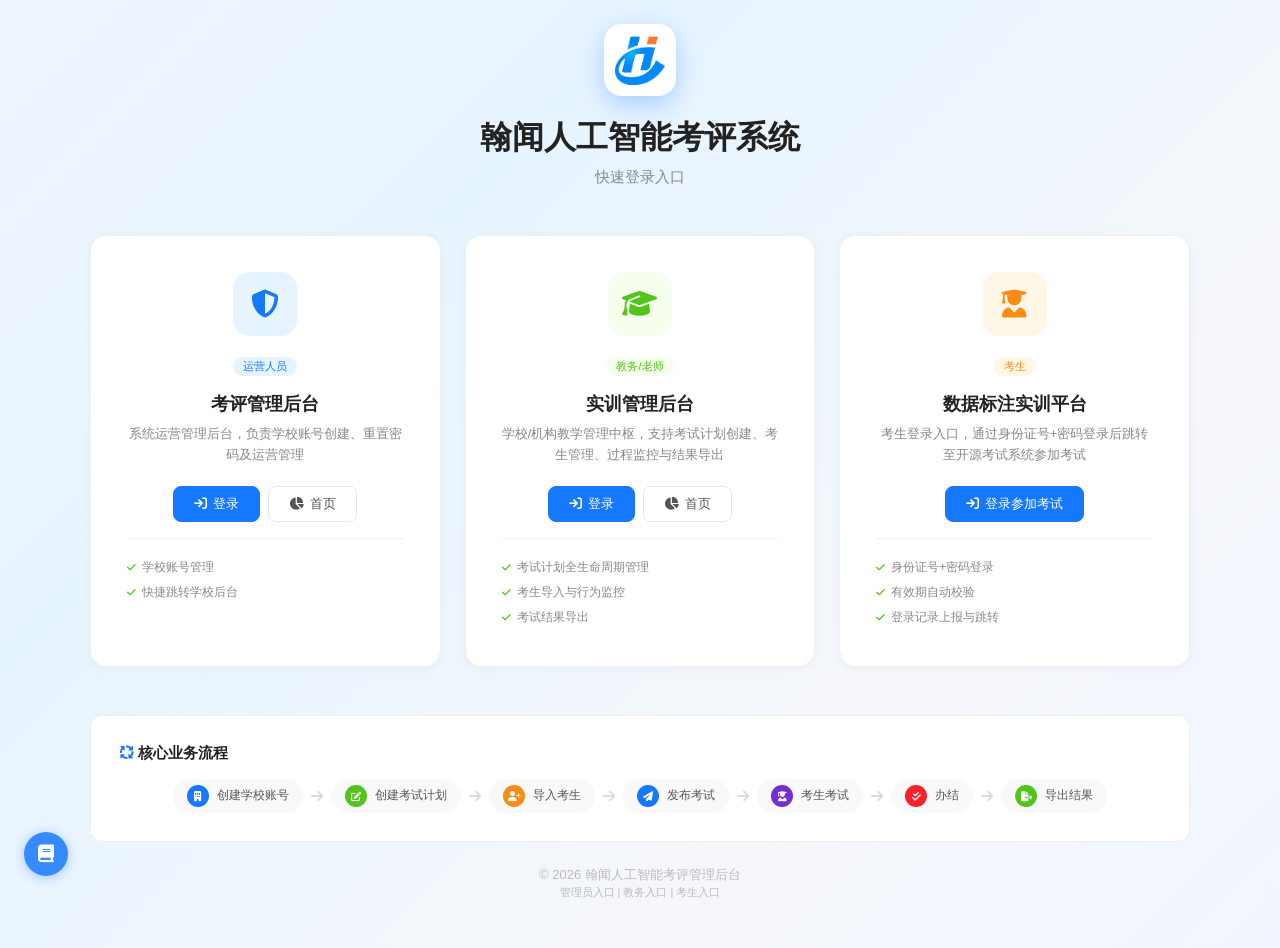
<file: index.html>
<!DOCTYPE html>
<html lang="zh-CN">
<head>
  <meta charset="UTF-8">
  <meta name="viewport" content="width=device-width, initial-scale=1.0">
  <title>翰闻人工智能考评系统</title>
  <link rel="stylesheet" href="https://cdnjs.cloudflare.com/ajax/libs/font-awesome/6.5.1/css/all.min.css">
  <style>
    * { margin: 0; padding: 0; box-sizing: border-box; }
    body {
      font-family: -apple-system, BlinkMacSystemFont, 'Segoe UI', Roboto, 'Helvetica Neue', Arial, 'Noto Sans SC', sans-serif;
      min-height: 100vh;
      background: linear-gradient(135deg, #f0f5ff 0%, #e6f4ff 30%, #f5f7fa 70%, #f0f5ff 100%);
      display: flex;
      align-items: center;
      justify-content: center;
      padding: 24px;
    }
    .container {
      max-width: 1100px;
      width: 100%;
    }
    .header {
      text-align: center;
      margin-bottom: 48px;
    }
    .header .brand-icon {
      width: 72px;
      height: 72px;
      background: linear-gradient(135deg, #ffffff, #ffffff);
      border-radius: 18px;
      display: flex;
      align-items: center;
      justify-content: center;
      margin: 0 auto 20px;
      font-size: 36px;
      color: #fff;
      box-shadow: 0 8px 24px rgba(22,119,255,0.3);
    }
    .header h1 {
      font-size: 32px;
      font-weight: 700;
      color: #222;
      margin-bottom: 8px;
    }
    .header p {
      font-size: 15px;
      color: #888;
    }
    .systems-grid {
      display: grid;
      grid-template-columns: repeat(auto-fit, minmax(300px, 1fr));
      gap: 24px;
      margin-bottom: 48px;
    }
    .system-card {
      background: #fff;
      border-radius: 16px;
      padding: 36px;
      box-shadow: 0 2px 8px rgba(0,0,0,0.04);
      border: 1px solid #f0f0f0;
      transition: all 0.3s;
      text-align: center;
      position: relative;
      overflow: hidden;
    }
    .system-card:hover {
      transform: translateY(-4px);
      box-shadow: 0 12px 32px rgba(0,0,0,0.08);
      border-color: #d6e4ff;
    }
    .system-card .card-icon {
      width: 64px;
      height: 64px;
      border-radius: 16px;
      display: flex;
      align-items: center;
      justify-content: center;
      margin: 0 auto 20px;
      font-size: 28px;
    }
    .system-card h3 {
      font-size: 18px;
      color: #222;
      font-weight: 600;
      margin-bottom: 8px;
    }
    .system-card .desc {
      font-size: 13px;
      color: #888;
      line-height: 1.6;
      margin-bottom: 20px;
      min-height: 40px;
    }
    .system-card .tag {
      display: inline-block;
      padding: 2px 10px;
      border-radius: 10px;
      font-size: 11px;
      font-weight: 500;
      margin-bottom: 16px;
    }
    .system-card .btn-group {
      display: flex;
      gap: 8px;
      justify-content: center;
    }
    .system-card .btn {
      display: inline-flex;
      align-items: center;
      gap: 6px;
      padding: 8px 20px;
      border-radius: 8px;
      font-size: 13px;
      font-weight: 500;
      text-decoration: none;
      transition: all 0.2s;
      border: 1px solid transparent;
    }
    .system-card .btn-primary {
      background: #1677ff;
      color: #fff;
      border-color: #1677ff;
    }
    .system-card .btn-primary:hover {
      background: #4096ff;
      border-color: #4096ff;
    }
    .system-card .btn-outline {
      background: #fff;
      color: #555;
      border-color: #e8e8e8;
    }
    .system-card .btn-outline:hover {
      border-color: #1677ff;
      color: #1677ff;
    }
    .system-card .features {
      text-align: left;
      padding: 16px 0 0;
      margin-top: 16px;
      border-top: 1px solid #f0f0f0;
    }
    .system-card .features .feat {
      font-size: 12px;
      color: #888;
      padding: 4px 0;
      display: flex;
      align-items: center;
      gap: 6px;
    }
    .system-card .features .feat i {
      color: #52c41a;
      font-size: 10px;
    }
    .system-card:nth-child(1) .card-icon { background: #e6f4ff; color: #1677ff; }
    .system-card:nth-child(1) .tag { background: #e6f4ff; color: #1677ff; }
    .system-card:nth-child(2) .card-icon { background: #f6ffed; color: #52c41a; }
    .system-card:nth-child(2) .tag { background: #f6ffed; color: #52c41a; }
    .system-card:nth-child(3) .card-icon { background: #fff7e6; color: #fa8c16; }
    .system-card:nth-child(3) .tag { background: #fff7e6; color: #fa8c16; }

    /* 需求说明按钮/面板样式 */
    .requirement-btn {
      position: fixed;
      bottom: 24px;
      left: 24px;
      z-index: 9999;
      width: 44px;
      height: 44px;
      border-radius: 50%;
      background: rgba(22, 119, 255, 0.85);
      color: #fff;
      border: none;
      cursor: pointer;
      box-shadow: 0 2px 12px rgba(22, 119, 255, 0.35);
      display: flex;
      align-items: center;
      justify-content: center;
      font-size: 18px;
      transition: all 0.3s ease;
      backdrop-filter: blur(4px);
    }
    .requirement-btn:hover {
      background: rgba(22, 119, 255, 1);
      transform: scale(1.08);
      box-shadow: 0 4px 16px rgba(22, 119, 255, 0.5);
    }
    .requirement-btn .btn-tooltip {
      position: absolute;
      left: 52px;
      top: 50%;
      transform: translateY(-50%);
      background: rgba(0,0,0,0.75);
      color: #fff;
      padding: 4px 10px;
      border-radius: 4px;
      font-size: 12px;
      white-space: nowrap;
      opacity: 0;
      pointer-events: none;
      transition: opacity 0.2s;
    }
    .requirement-btn:hover .btn-tooltip {
      opacity: 1;
    }
    .requirement-panel {
      position: fixed;
      bottom: 78px;
      left: 24px;
      z-index: 9998;
      width: 360px;
      max-height: 420px;
      background: #fff;
      border-radius: 12px;
      box-shadow: 0 8px 32px rgba(0,0,0,0.15);
      border: 1px solid #e8e8e8;
      display: none;
      flex-direction: column;
      overflow: hidden;
      animation: panelIn 0.25s ease-out;
    }
    .requirement-panel.open {
      display: flex;
    }
    @keyframes panelIn {
      from { opacity: 0; transform: translateY(12px) scale(0.96); }
      to { opacity: 1; transform: translateY(0) scale(1); }
    }
    .requirement-panel .panel-header {
      padding: 14px 18px;
      background: linear-gradient(135deg, #1677ff, #4096ff);
      color: #fff;
      font-size: 14px;
      font-weight: 600;
      display: flex;
      align-items: center;
      gap: 8px;
      flex-shrink: 0;
    }
    .requirement-panel .panel-header i {
      font-size: 16px;
    }
    .requirement-panel .panel-body {
      padding: 16px 18px;
      overflow-y: auto;
      flex: 1;
      font-size: 13px;
      line-height: 1.8;
      color: #444;
      white-space: pre-wrap;
    }
    .requirement-panel .panel-body::-webkit-scrollbar { width: 4px; }
    .requirement-panel .panel-body::-webkit-scrollbar-thumb { background: #d9d9d9; border-radius: 2px; }

    .footer {
      text-align: center;
      padding: 24px 0;
      font-size: 13px;
      color: #bbb;
    }
    .footer a { color: #1677ff; text-decoration: none; }
    .workflow {
      background: #fff;
      border-radius: 12px;
      padding: 28px;
      border: 1px solid #f0f0f0;
    }
    .workflow h3 {
      font-size: 15px;
      color: #222;
      font-weight: 600;
      margin-bottom: 16px;
    }
    .workflow .flow-steps {
      display: flex;
      align-items: center;
      justify-content: center;
      flex-wrap: wrap;
      gap: 8px;
    }
    .workflow .flow-steps .step-item {
      display: flex;
      align-items: center;
      gap: 8px;
      background: #f9f9f9;
      padding: 6px 14px;
      border-radius: 20px;
      font-size: 12px;
      color: #555;
    }
    .workflow .flow-steps .step-item i {
      width: 22px;
      height: 22px;
      border-radius: 50%;
      display: flex;
      align-items: center;
      justify-content: center;
      font-size: 10px;
      color: #fff;
    }
    .workflow .flow-steps .arrow {
      color: #d9d9d9;
      font-size: 14px;
    }
  </style>
</head>
<body>
<div class="container">
  <div class="header">
    <!-- <div class="brand-icon">
      <i class="fa-solid fa-robot"></i>
    </div> -->
    <div class="brand-icon">
      <img src="./image/logo.png" alt="Logo" style="width: 50px; height: 50px; object-fit: contain;" />
    </div>
    <h1>翰闻人工智能考评系统</h1>
    <p>快速登录入口</p>
  </div>

  <!-- 三个端入口卡片 -->
  <div class="systems-grid">
    <!-- 系统管理端 -->
    <div class="system-card">
      <div class="card-icon">
        <i class="fa-solid fa-shield-halved"></i>
      </div>
      <span class="tag">运营人员</span>
      <h3>考评管理后台</h3>
      <p class="desc">系统运营管理后台，负责学校账号创建、重置密码及运营管理</p>
      <div class="btn-group">
        <a href="system/index.html" class="btn btn-primary"><i class="fa-solid fa-arrow-right-to-bracket"></i> 登录</a>
        <a href="system/dashboard.html" class="btn btn-outline"><i class="fa-solid fa-chart-pie"></i> 首页</a>
      </div>
      <div class="features">
        <div class="feat"><i class="fa-solid fa-check"></i> 学校账号管理</div>
        <!-- <div class="feat"><i class="fa-solid fa-check"></i> 账号续费与权限控制</div> -->
        <div class="feat"><i class="fa-solid fa-check"></i> 快捷跳转学校后台</div>
      </div>
    </div>

    <!-- 机构管理后台 -->
    <div class="system-card">
      <div class="card-icon">
        <i class="fa-solid fa-graduation-cap"></i>
      </div>
      <span class="tag">教务/老师</span>
      <h3>实训管理后台</h3>
      <p class="desc">学校/机构教学管理中枢，支持考试计划创建、考生管理、过程监控与结果导出</p>
      <div class="btn-group">
        <a href="school/index.html" class="btn btn-primary"><i class="fa-solid fa-arrow-right-to-bracket"></i> 登录</a>
        <a href="school/dashboard.html" class="btn btn-outline"><i class="fa-solid fa-chart-pie"></i> 首页</a>
      </div>
      <div class="features">
        <div class="feat"><i class="fa-solid fa-check"></i> 考试计划全生命周期管理</div>
        <div class="feat"><i class="fa-solid fa-check"></i> 考生导入与行为监控</div>
        <div class="feat"><i class="fa-solid fa-check"></i> 考试结果导出</div>
      </div>
    </div>

    <!-- 考生端 -->
    <div class="system-card">
      <div class="card-icon">
        <i class="fa-solid fa-user-graduate"></i>
      </div>
      <span class="tag">考生</span>
      <h3>数据标注实训平台</h3>
      <p class="desc">考生登录入口，通过身份证号+密码登录后跳转至开源考试系统参加考试</p>
      <div class="btn-group">
        <a href="student/index.html" class="btn btn-primary"><i class="fa-solid fa-arrow-right-to-bracket"></i> 登录参加考试</a>
      </div>
      <div class="features">
        <div class="feat"><i class="fa-solid fa-check"></i> 身份证号+密码登录</div>
        <div class="feat"><i class="fa-solid fa-check"></i> 有效期自动校验</div>
        <div class="feat"><i class="fa-solid fa-check"></i> 登录记录上报与跳转</div>
      </div>
    </div>
  </div>

  <!-- 业务流程 -->
  <div class="workflow">
    <h3><i class="fa-solid fa-arrows-spin text-primary mr-2" style="color:#1677ff;"></i> 核心业务流程</h3>
    <div class="flow-steps">
      <div class="step-item">
        <i style="background:#1677ff;" class="fa-solid fa-building"></i>
        创建学校账号
      </div>
      <i class="fa-solid fa-arrow-right arrow"></i>
      <div class="step-item">
        <i style="background:#52c41a;" class="fa-solid fa-pen-to-square"></i>
        创建考试计划
      </div>
      <i class="fa-solid fa-arrow-right arrow"></i>
      <div class="step-item">
        <i style="background:#fa8c16;" class="fa-solid fa-user-plus"></i>
        导入考生
      </div>
      <i class="fa-solid fa-arrow-right arrow"></i>
      <div class="step-item">
        <i style="background:#1677ff;" class="fa-solid fa-paper-plane"></i>
        发布考试
      </div>
      <i class="fa-solid fa-arrow-right arrow"></i>
      <div class="step-item">
        <i style="background:#722ed1;" class="fa-solid fa-user-graduate"></i>
        考生考试
      </div>
      <i class="fa-solid fa-arrow-right arrow"></i>
      <div class="step-item">
        <i style="background:#f5222d;" class="fa-solid fa-check-double"></i>
        办结
      </div>
      <i class="fa-solid fa-arrow-right arrow"></i>
      <div class="step-item">
        <i style="background:#52c41a;" class="fa-solid fa-file-export"></i>
        导出结果
      </div>
    </div>
  </div>

  <div class="footer">
    © 2026 翰闻人工智能考评管理后台
    <br>
    <span style="font-size:11px;">管理员入口 | 教务入口 | 考生入口</span>
  </div>
</div>
<script>
  const REQUIREMENT_TEXT = `首页（入口页） - 翰闻人工智能考评系统

此页面仅用于快速切换到不同端口登录页，暂无说明`;
</script>
<script src="shared/requirement.js"></script>
</body>
</html>
</file>
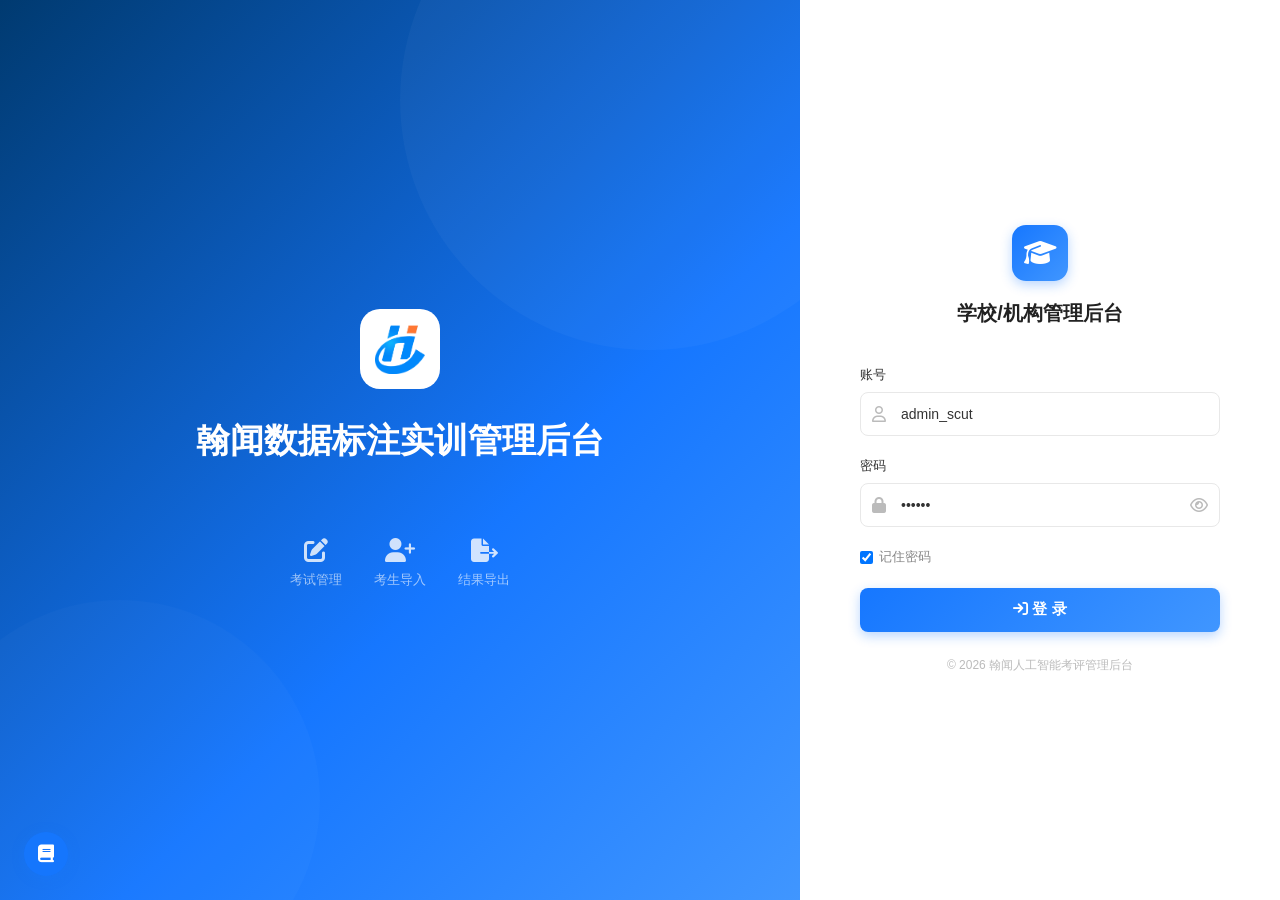
<file: school/index.html>
<!DOCTYPE html>
<html lang="zh-CN">
<head>
  <meta charset="UTF-8">
  <meta name="viewport" content="width=device-width, initial-scale=1.0">
  <title>机构管理后台 - 登录</title>
  <link rel="stylesheet" href="https://cdnjs.cloudflare.com/ajax/libs/font-awesome/6.5.1/css/all.min.css">
  <link rel="stylesheet" href="../shared/style.css">
  <style>
    .login-wrapper {
      min-height: 100vh;
      display: flex;
      background: #f5f7fa;
    }
    .login-left {
      flex: 1;
      background: linear-gradient(135deg, #003a70 0%, #1677ff 60%, #4096ff 100%);
      display: flex;
      flex-direction: column;
      justify-content: center;
      align-items: center;
      padding: 60px 40px;
      color: #fff;
      position: relative;
      overflow: hidden;
    }
    .login-left::before {
      content: '';
      position: absolute;
      width: 500px;
      height: 500px;
      border-radius: 50%;
      background: rgba(255,255,255,0.03);
      top: -150px;
      right: -100px;
    }
    .login-left::after {
      content: '';
      position: absolute;
      width: 400px;
      height: 400px;
      border-radius: 50%;
      background: rgba(255,255,255,0.02);
      bottom: -100px;
      left: -80px;
    }
    .login-left .brand {
      position: relative;
      z-index: 1;
      text-align: center;
    }
    .login-left .brand .brand-icon {
      width: 80px;
      height: 80px;
      background: rgb(255, 255, 255);
      border-radius: 20px;
      display: flex;
      align-items: center;
      justify-content: center;
      margin: 0 auto 24px;
      font-size: 40px;
      backdrop-filter: blur(10px);
    }
    .login-left .brand h1 {
      font-size: 34px;
      font-weight: 700;
      margin-bottom: 10px;
    }
    .login-left .brand p {
      font-size: 16px;
      opacity: 0.7;
      max-width: 360px;
      line-height: 1.6;
    }
    .login-left .features {
      position: relative;
      z-index: 1;
      margin-top: 60px;
      display: flex;
      gap: 32px;
    }
    .login-left .feature-item {
      text-align: center;
    }
    .login-left .feature-item i {
      font-size: 24px;
      margin-bottom: 8px;
      opacity: 0.8;
    }
    .login-left .feature-item span {
      display: block;
      font-size: 13px;
      opacity: 0.6;
    }
    .login-right {
      width: 480px;
      display: flex;
      align-items: center;
      justify-content: center;
      padding: 40px;
      background: #fff;
    }
    .login-card {
      width: 100%;
      max-width: 360px;
    }
    .login-card .login-header {
      text-align: center;
      margin-bottom: 36px;
    }
    .login-card .login-header .logo-badge {
      width: 56px;
      height: 56px;
      background: linear-gradient(135deg, #1677ff, #4096ff);
      border-radius: 14px;
      display: flex;
      align-items: center;
      justify-content: center;
      margin: 0 auto 16px;
      font-size: 26px;
      color: #fff;
      box-shadow: 0 4px 12px rgba(22,119,255,0.3);
    }
    .login-card .login-header .sub-title {
      font-size: 12px;
      color: #bbb;
      margin-top: 2px;
    }
    .login-card .login-header h2 {
      font-size: 20px;
      color: #222;
      font-weight: 600;
    }
    .login-card .login-header p {
      font-size: 13px;
      color: #888;
      margin-top: 4px;
    }
    .login-card .form-group {
      margin-bottom: 20px;
    }
    .login-card .form-group label {
      display: block;
      font-size: 13px;
      font-weight: 500;
      color: #333;
      margin-bottom: 6px;
    }
    .login-card .form-group .input-wrap {
      position: relative;
    }
    .login-card .form-group .input-wrap > i {
      position: absolute;
      left: 12px;
      top: 50%;
      transform: translateY(-50%);
      color: #bbb;
      font-size: 16px;
    }
    .login-card .form-group .input-wrap input {
      width: 100%;
      height: 44px;
      border: 1px solid #e8e8e8;
      border-radius: 8px;
      padding: 0 46px 0 40px;
      font-size: 14px;
      color: #333;
      outline: none;
      transition: border-color 0.2s, box-shadow 0.2s;
      box-sizing: border-box;
    }
    .login-card .form-group .input-wrap .toggle-pwd {
      position: absolute;
      right: 4px;
      top: 50%;
      transform: translateY(-50%);
      background: none;
      border: none;
      outline: none;
      cursor: pointer;
      color: #bbb;
      font-size: 16px;
      padding: 0;
      width: 34px;
      height: 34px;
      display: flex;
      align-items: center;
      justify-content: center;
      z-index: 2;
    }
    .login-card .form-group .input-wrap .toggle-pwd:hover {
      color: #1677ff;
    }
    .login-card .form-group .input-wrap input:focus {
      border-color: #1677ff;
      box-shadow: 0 0 0 3px rgba(22,119,255,0.08);
    }
    .login-card .form-options {
      display: flex;
      justify-content: space-between;
      align-items: center;
      margin-bottom: 20px;
    }
    .login-card .form-options label {
      font-size: 13px;
      color: #888;
      display: flex;
      align-items: center;
      gap: 6px;
      cursor: pointer;
    }
    .login-card .btn-login {
      width: 100%;
      height: 44px;
      background: linear-gradient(135deg, #1677ff, #4096ff);
      color: #fff;
      border: none;
      border-radius: 8px;
      font-size: 15px;
      font-weight: 600;
      cursor: pointer;
      transition: all 0.2s;
      box-shadow: 0 4px 12px rgba(22,119,255,0.3);
    }
    .login-card .btn-login:hover {
      transform: translateY(-1px);
      box-shadow: 0 6px 20px rgba(22,119,255,0.4);
    }
    .login-card .login-footer {
      text-align: center;
      margin-top: 24px;
      font-size: 12px;
      color: #bbb;
    }
    .login-card .school-info {
      background: #f9f9f9;
      border-radius: 8px;
      padding: 12px 16px;
      margin-bottom: 20px;
      display: flex;
      align-items: center;
      gap: 12px;
    }
    .login-card .school-info i {
      font-size: 20px;
      color: #1677ff;
    }
    .login-card .school-info div {
      font-size: 13px;
      color: #555;
    }
    .login-card .school-info div strong {
      color: #222;
    }
  </style>
</head>
<body>
  <div class="login-wrapper">
    <!-- 左侧品牌区 -->
    <div class="login-left">
      <div class="brand">
        <div class="brand-icon">
          <img src="../image/logo.png" alt="Logo" style="width: 50px; height: 50px; object-fit: contain;" />
        </div>
        <h1>翰闻数据标注实训管理后台</h1>
        <!-- <p>学校/机构管理后台 · 教学管理中枢</p> -->
      </div>
      <div class="features">
        <div class="feature-item">
          <i class="fa-solid fa-pen-to-square"></i>
          <span>考试管理</span>
        </div>
        <div class="feature-item">
          <i class="fa-solid fa-user-plus"></i>
          <span>考生导入</span>
        </div>
        <!-- <div class="feature-item">
          <i class="fa-solid fa-chart-simple"></i>
          <span>数据分析</span>
        </div> -->
        <div class="feature-item">
          <i class="fa-solid fa-file-export"></i>
          <span>结果导出</span>
        </div>
      </div>
    </div>

    <!-- 右侧登录卡片 -->
    <div class="login-right">
      <div class="login-card">
        <div class="login-header">
          <div class="logo-badge">
            <i class="fa-solid fa-graduation-cap"></i>
          </div>
          <h2>学校/机构管理后台</h2>
          <!-- <p>请使用学校管理员账号登录</p>
          <div class="sub-title">华南理工大学 · 教务端口</div> -->
        </div>

        <!-- <div class="school-info">
          <i class="fa-solid fa-building-columns"></i>
          <div>登录学校：<strong>华南理工大学</strong><br><span style="font-size:11px;color:#aaa;">有效期至 2026-06-12</span></div>
        </div> -->

        <form onsubmit="handleLogin(event)">
          <div class="form-group">
            <label>账号</label>
            <div class="input-wrap">
              <i class="fa-regular fa-user"></i>
              <input type="text" placeholder="请输入学校管理员账号" value="admin_scut">
            </div>
          </div>
          <div class="form-group">
            <label>密码</label>
            <div class="input-wrap">
              <i class="fa-solid fa-lock"></i>
              <input type="password" id="passwordInput" placeholder="请输入密码" value="123456">
              <button type="button" class="toggle-pwd" onclick="togglePassword()">
                <i class="fa-regular fa-eye" id="pwdToggleIcon"></i>
              </button>
            </div>
          </div>
          <div class="form-options">
            <label>
              <input type="checkbox" checked> 记住密码
            </label>
            <!-- <a href="#" style="font-size:13px;color:#1677ff;text-decoration:none;">忘记密码？</a> -->
          </div>
          <button type="submit" class="btn-login">
            <i class="fa-solid fa-arrow-right-to-bracket"></i>
            登 录
          </button>
        </form>

        <div class="login-footer">
          © 2026 翰闻人工智能考评管理后台
        </div>
      </div>
    </div>
  </div>

  <script>
    function handleLogin(e) {
      e.preventDefault();
      // 模拟登录并校验有效期
      const now = new Date();
      const expire = new Date('2027-06-12');
      if (now > expire) {
        alert('⛔ 您机构的账号已过期，请联系平台续费');
      } else {
        window.location.href = 'dashboard.html';
      }
    }

    function togglePassword() {
      const input = document.getElementById('passwordInput');
      const icon = document.getElementById('pwdToggleIcon');
      if (input.type === 'password') {
        input.type = 'text';
        icon.className = 'fa-regular fa-eye-slash';
      } else {
        input.type = 'password';
        icon.className = 'fa-regular fa-eye';
      }
    }
  </script>
<script>
  const REQUIREMENT_TEXT = `机构管理后台 - 登录页

  需求说明：
  1、登录校验：账号是否存在、密码是否正确。若到期，可以登录系统，但无法进行考试计划创建、发布、编辑、办结等操作；
  `;
</script>
<script src="../shared/requirement.js"></script>
</body>
</html>
</file>
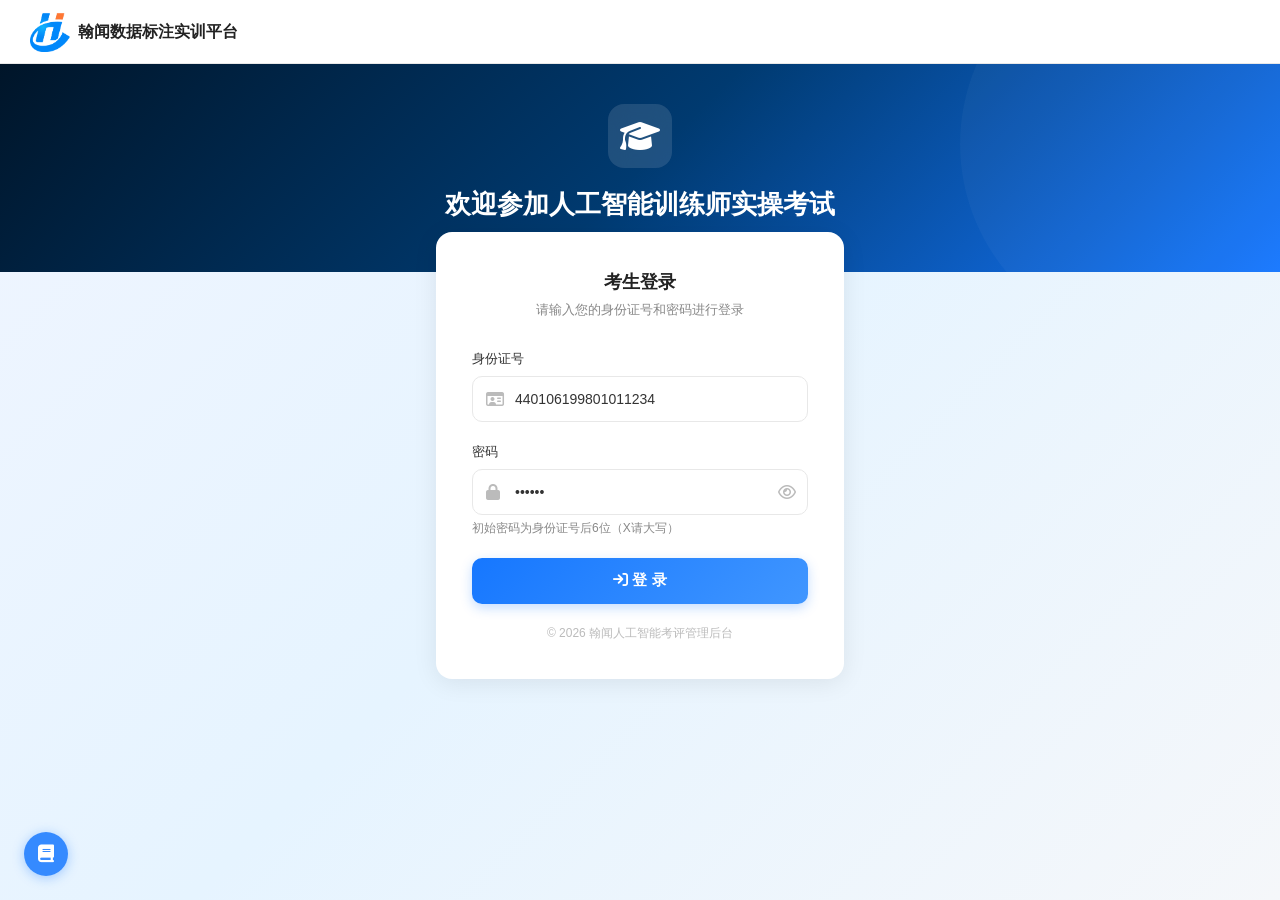
<file: student/index.html>
<!DOCTYPE html>
<html lang="zh-CN">
<head>
  <meta charset="UTF-8">
  <meta name="viewport" content="width=device-width, initial-scale=1.0">
  <title>考生端 - 翰闻数据标注实训平台</title>
  <link rel="stylesheet" href="https://cdnjs.cloudflare.com/ajax/libs/font-awesome/6.5.1/css/all.min.css">
  <link rel="stylesheet" href="../shared/style.css">
  <style>
    .student-bg {
      min-height: 100vh;
      background: linear-gradient(135deg, #f0f5ff 0%, #e6f4ff 50%, #f5f7fa 100%);
    }
    .hero-section {
      background: linear-gradient(135deg, #001529 0%, #003a70 50%, #1677ff 100%);
      padding: 40px 0;
      text-align: center;
      color: #fff;
      position: relative;
      overflow: hidden;
    }
    .hero-section::before {
      content: '';
      position: absolute;
      width: 400px;
      height: 400px;
      border-radius: 50%;
      background: rgba(255,255,255,0.03);
      top: -120px;
      right: -80px;
    }
    .hero-section .hero-inner {
      max-width: 600px;
      margin: 0 auto;
      padding: 0 24px;
      position: relative;
      z-index: 1;
    }
    .hero-section .hero-icon {
      width: 64px;
      height: 64px;
      background: rgba(255,255,255,0.12);
      border-radius: 16px;
      display: flex;
      align-items: center;
      justify-content: center;
      margin: 0 auto 16px;
      font-size: 32px;
      backdrop-filter: blur(10px);
    }
    .hero-section h1 {
      font-size: 26px;
      font-weight: 700;
      margin-bottom: 6px;
    }
    .hero-section p {
      font-size: 14px;
      opacity: 0.7;
    }
    .login-container {
      max-width: 440px;
      margin: -40px auto 0;
      padding: 0 16px;
      position: relative;
      z-index: 2;
    }
    .login-card-student {
      background: #fff;
      border-radius: 16px;
      box-shadow: 0 4px 24px rgba(0,0,0,0.08);
      padding: 36px;
    }
    .login-card-student .login-title {
      text-align: center;
      margin-bottom: 28px;
    }
    .login-card-student .login-title h2 {
      font-size: 18px;
      color: #222;
      font-weight: 600;
    }
    .login-card-student .login-title p {
      font-size: 13px;
      color: #888;
      margin-top: 4px;
    }
    .login-card-student .form-group {
      margin-bottom: 20px;
    }
    .login-card-student .form-group label {
      display: block;
      font-size: 13px;
      font-weight: 500;
      color: #333;
      margin-bottom: 6px;
    }
    .login-card-student .input-wrap {
      position: relative;
    }
    .login-card-student .input-wrap > i {
      position: absolute;
      left: 14px;
      top: 50%;
      transform: translateY(-50%);
      color: #bbb;
      font-size: 16px;
    }
    .login-card-student .input-wrap input {
      width: 100%;
      height: 46px;
      border: 1px solid #e8e8e8;
      border-radius: 10px;
      padding: 0 46px 0 42px;
      font-size: 14px;
      color: #333;
      outline: none;
      transition: border-color 0.2s, box-shadow 0.2s;
      box-sizing: border-box;
    }
    .login-card-student .input-wrap .toggle-pwd {
      position: absolute;
      right: 4px;
      top: 50%;
      transform: translateY(-50%);
      background: none;
      border: none;
      outline: none;
      cursor: pointer;
      color: #bbb;
      font-size: 16px;
      padding: 0;
      width: 34px;
      height: 34px;
      display: flex;
      align-items: center;
      justify-content: center;
      z-index: 2;
    }
    .login-card-student .input-wrap .toggle-pwd:hover {
      color: #1677ff;
    }
    .login-card-student .input-wrap input:focus {
      border-color: #1677ff;
      box-shadow: 0 0 0 3px rgba(22,119,255,0.08);
    }
    .login-card-student .btn-login {
      width: 100%;
      height: 46px;
      background: linear-gradient(135deg, #1677ff, #4096ff);
      color: #fff;
      border: none;
      border-radius: 10px;
      font-size: 15px;
      font-weight: 600;
      cursor: pointer;
      transition: all 0.2s;
      box-shadow: 0 4px 12px rgba(22,119,255,0.25);
    }
    .login-card-student .btn-login:hover {
      transform: translateY(-1px);
      box-shadow: 0 6px 20px rgba(22,119,255,0.35);
    }
    .login-card-student .login-footer {
      text-align: center;
      margin-top: 20px;
      font-size: 12px;
      color: #bbb;
    }
    .login-card-student .exam-notice {
      background: #fff7e6;
      border: 1px solid #ffd591;
      border-radius: 8px;
      padding: 12px 14px;
      margin-bottom: 20px;
      display: flex;
      align-items: flex-start;
      gap: 8px;
    }
    .login-card-student .exam-notice i {
      color: #fa8c16;
      margin-top: 2px;
    }
    .login-card-student .exam-notice div {
      font-size: 12px;
      color: #d46b08;
    }
    /* 登录成功中间页 */
    .success-container {
      max-width: 560px;
      margin: 40px auto;
      padding: 0 16px;
    }
    .success-card {
      background: #fff;
      border-radius: 16px;
      box-shadow: 0 4px 24px rgba(0,0,0,0.08);
      padding: 40px;
      text-align: center;
    }
    .success-card .success-icon {
      font-size: 56px;
      color: #52c41a;
      margin-bottom: 16px;
    }
    .success-card h2 {
      font-size: 22px;
      color: #222;
      font-weight: 600;
      margin-bottom: 8px;
    }
    .success-card .exam-info {
      background: #f9f9f9;
      border-radius: 10px;
      padding: 20px;
      margin: 24px 0;
      text-align: left;
    }
    .success-card .exam-info .info-row {
      display: flex;
      justify-content: space-between;
      padding: 8px 0;
      border-bottom: 1px solid #f0f0f0;
      font-size: 14px;
    }
    .success-card .exam-info .info-row:last-child {
      border-bottom: none;
    }
    .success-card .exam-info .info-row .label {
      color: #888;
    }
    .success-card .exam-info .info-row .value {
      color: #333;
      font-weight: 500;
    }
    .countdown {
      display: flex;
      align-items: center;
      justify-content: center;
      gap: 12px;
      margin: 24px 0;
    }
    .countdown .count-item {
      text-align: center;
    }
    .countdown .count-item .num {
      width: 52px;
      height: 52px;
      background: #001529;
      color: #fff;
      border-radius: 8px;
      display: flex;
      align-items: center;
      justify-content: center;
      font-size: 24px;
      font-weight: 700;
    }
    .countdown .count-item .label {
      font-size: 11px;
      color: #888;
      margin-top: 4px;
    }
    .countdown .separator {
      font-size: 28px;
      color: #333;
      font-weight: 700;
      margin-bottom: 16px;
    }
    .success-card .btn-enter {
      width: 100%;
      height: 48px;
      background: linear-gradient(135deg, #1677ff, #4096ff);
      color: #fff;
      border: none;
      border-radius: 10px;
      font-size: 16px;
      font-weight: 600;
      cursor: pointer;
      transition: all 0.2s;
      box-shadow: 0 4px 12px rgba(22,119,255,0.25);
      margin-top: 8px;
    }
    .success-card .btn-enter:hover {
      transform: translateY(-1px);
      box-shadow: 0 6px 20px rgba(22,119,255,0.35);
    }
    .modal-content-wrapper {
      display: none;
    }
    .modal-content-wrapper.show {
      display: block;
    }
    .hidden {
      display: none;
    }
  </style>
</head>
<body>
<div class="student-bg">
  <!-- 顶部品牌栏 -->
  <div class="portal-topbar">
    <div class="brand">
      <div class="brand-icon">
        <!-- <i class="fa-solid fa-robot"></i> -->
        <img src="../image/logo.png" alt="Logo" style="width: 40px; height: auto;" />
      </div>
      <span>翰闻数据标注实训平台</span>
    </div>
    <!-- <div class="text-sm text-muted">
      <i class="fa-regular fa-circle-question mr-1"></i>
      <a href="#" style="color:#888;">帮助中心</a>
    </div> -->
  </div>

  <!-- 登录���（默认显示） -->
  <div id="loginView">
    <div class="hero-section">
      <div class="hero-inner">
        <div class="hero-icon">
          <i class="fa-solid fa-graduation-cap"></i>
        </div>
        <h1>欢迎参加人工智能训练师实操考试</h1>
      </div>
    </div>

    <div class="login-container">
      <div class="login-card-student">
        <div class="login-title">
          <h2>考生登录</h2>
          <p>请输入您的身份证号和密码进行登录</p>
        </div>

        <!-- <div class="exam-notice">
          <i class="fa-solid fa-circle-info"></i>
          <div>您目前有 <strong>1</strong> 场待参加的考试：<strong>「2026年第一期标注师认证」</strong>，将于 2026-06-10 09:00 开始。</div>
        </div> -->

        <form onsubmit="handleStudentLogin(event)">
          <div class="form-group">
            <label>身份证号</label>
            <div class="input-wrap">
              <i class="fa-regular fa-id-card"></i>
              <input type="text" id="studentId" placeholder="请输入身份证号码" value="440106199801011234">
            </div>
          </div>
          <div class="form-group">
            <label>密码</label>
            <div class="input-wrap">
              <i class="fa-solid fa-lock"></i>
              <input type="password" id="studentPwd" placeholder="请输入密码（后6位）" value="011234">
              <button type="button" class="toggle-pwd" onclick="togglePwd()">
                <i class="fa-regular fa-eye" id="pwdIcon"></i>
              </button>
            </div>
            <div class="help-text" style="margin-top:4px;">初始密码为身份证号后6位（X请大写）</div>
          </div>
          <button type="submit" class="btn-login">
            <i class="fa-solid fa-arrow-right-to-bracket"></i>
            登 录
          </button>
        </form>

        <div class="login-footer">
          © 2026 翰闻人工智能考评管理后台
        </div>
      </div>
    </div>
  </div>

  <!-- 登录成功中间页（登录后切换显示） -->
  <div id="successView" class="hidden">
    <div class="success-container">
      <div class="success-card">
        <div class="success-icon">
          <i class="fa-solid fa-circle-check"></i>
        </div>
        <h2>登录成功！</h2>
        <p style="color:#888;font-size:14px;">欢迎 <strong id="studentNameDisplay" style="color:#222;">张三</strong> 同学</p>

        <div class="exam-info">
          <div class="info-row">
            <span class="label">考试计划</span>
            <span class="value">2026年第一期标注师认证</span>
          </div>
          <div class="info-row">
            <span class="label">考试时间</span>
            <span class="value">2026-06-10 09:00 ~ 12:00</span>
          </div>
          <div class="info-row">
            <span class="label">考试时长</span>
            <span class="value">90 分钟</span>
          </div>
          <div class="info-row">
            <span class="label">所属学校</span>
            <span class="value">华南理工大学</span>
          </div>
          <div class="info-row">
            <span class="label">登录IP</span>
            <span class="value" id="userIp">192.168.1.100</span>
          </div>
        </div>

        <div style="background:#e6f4ff;border-radius:8px;padding:12px;margin-bottom:16px;">
          <p style="font-size:13px;color:#1677ff;">
            <i class="fa-solid fa-circle-check mr-1"></i>
            系统已自动上报您的登录信息，即将跳转至考试系统...
          </p>
        </div>

        <div class="countdown">
          <div class="count-item">
            <div class="num" id="countdownSec" style="background:#1677ff;">5</div>
            <div class="label">秒</div>
          </div>
        </div>

        <button class="btn-enter" onclick="enterExam()">
          <i class="fa-solid fa-arrow-right"></i>
          立即进入考试系统
        </button>

        <div style="margin-top:16px;padding-top:16px;border-top:1px solid #f0f0f0;">
          <p style="font-size:12px;color:#aaa;">
            <i class="fa-regular fa-clock mr-1"></i>
            登录时间已记录：<span id="loginTime">2026-06-09 10:00:00</span>
            <br>
            交卷后请返回本系统查看结果
          </p>
        </div>
      </div>
    </div>
  </div>
</div>

<script>
  function handleStudentLogin(e) {
    e.preventDefault();
    const studentId = document.getElementById('studentId').value;
    const password = document.getElementById('studentPwd').value;

    // 简单校验
    if (!studentId || !password) {
      alert('❌ 请输入身份证号和密码');
      return;
    }

    // 模拟校验（实际项目中会请求API）
    // 校验身份证后6位
    const expectedPwd = studentId.slice(-6).toUpperCase();
    if (password.toUpperCase() !== expectedPwd) {
      alert('❌ 身份证号或密码不正确');
      return;
    }

    // 模拟有效期校验
    const now = new Date();
    const examStart = new Date('2026-06-10T09:00:00');
    const examEnd = new Date('2030-06-10T12:00:00');
    const schoolExpire = new Date('2027-06-12');

    if (now > schoolExpire) {
      alert('⛔ 当前无法登录，请联系学校管理员');
      return;
    }

    if (now > examEnd) {
      alert('⛔ 当前考试已结束');
      return;
    }

    // 登录成功，携带 Token 直接跳转至考试页面
    const studentName = '张三';
    const token = 'exam_token_abc123xyz';
    const userId = studentId;
    window.location.href = 'exam.html?token=' + encodeURIComponent(token) + '&userId=' + encodeURIComponent(userId) + '&name=' + encodeURIComponent(studentName);
  }

  let countdownTimer;
  function startCountdown() {
    let sec = 5;
    const el = document.getElementById('countdownSec');
    countdownTimer = setInterval(() => {
      sec--;
      el.textContent = sec;
      if (sec <= 0) {
        clearInterval(countdownTimer);
        enterExam();
      }
    }, 1000);
  }

  function enterExam() {
    clearInterval(countdownTimer);
    alert('🔗 即将跳转至开源考试系统\n\n携带Token: exam_token_abc123xyz\n用户ID: 440106199801011234\n\n（实际开发中将重定向至开源系统URL）');
    // window.location.href = 'https://exam.open-source-system.com?token=xxx&userId=xxx';
  }

  // 身份证号自动填充密码
  document.getElementById('studentId').addEventListener('input', function() {
    const val = this.value.trim();
    if (val.length >= 6) {
      const pwdInput = document.getElementById('studentPwd');
      if (pwdInput.value === '' || pwdInput.dataset.auto === 'true') {
        pwdInput.value = val.slice(-6).toUpperCase();
        pwdInput.dataset.auto = 'true';
      }
    }
  });

  function togglePwd() {
    const input = document.getElementById('studentPwd');
    const icon = document.getElementById('pwdIcon');
    if (input.type === 'password') {
      input.type = 'text';
      icon.className = 'fa-regular fa-eye-slash';
    } else {
      input.type = 'password';
      icon.className = 'fa-regular fa-eye';
    }
  }
</script>
<script>
  const REQUIREMENT_TEXT = `考生端 - 登录页

需求说明：
1、登录时校验：是否在考试时间段内、账号密码是否正确、计划所属学校/机构账号是否过期。
`;
</script>
<script src="../shared/requirement.js"></script>
</body>
</html>
</file>
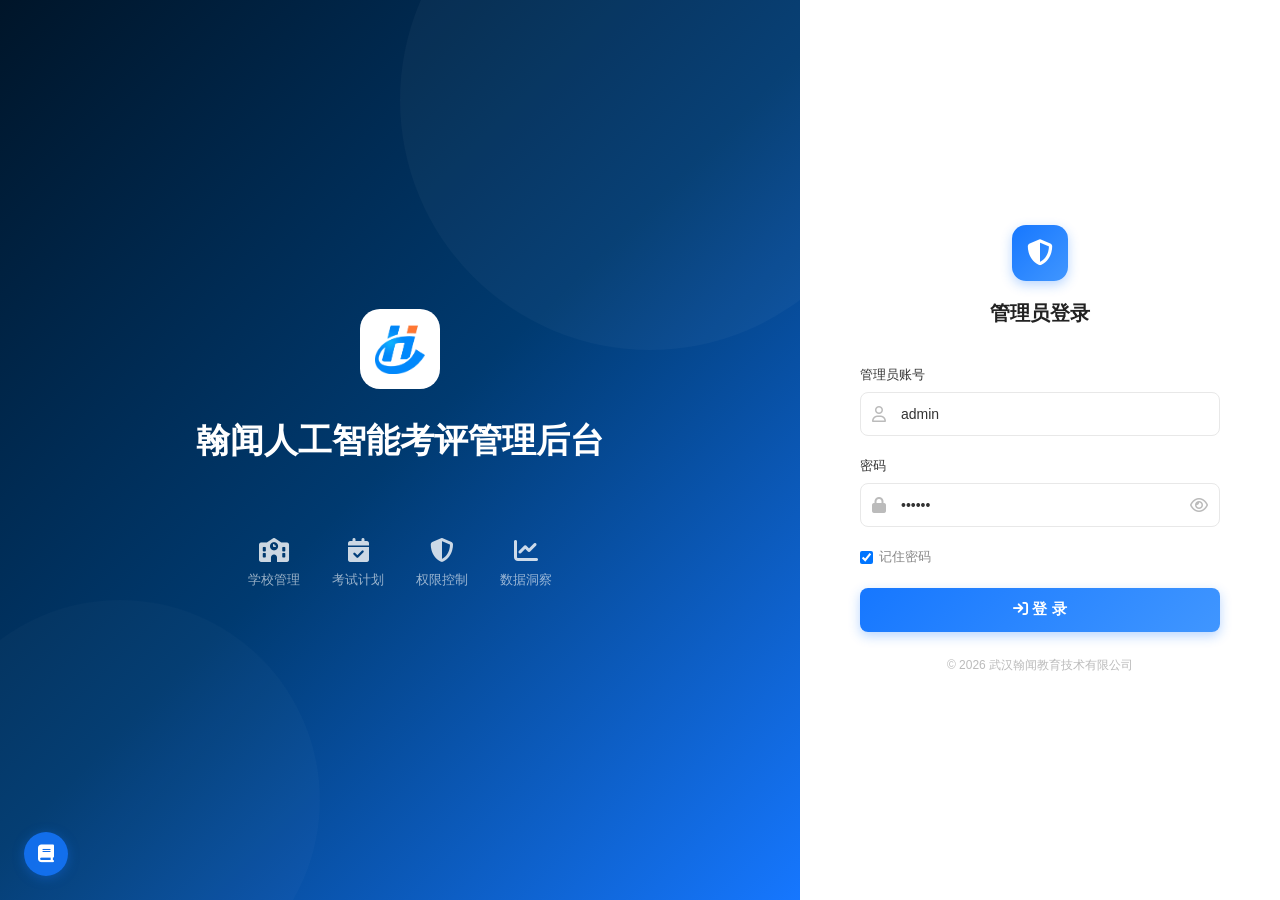
<file: system/index.html>
<!DOCTYPE html>
<html lang="zh-CN">
<head>
  <meta charset="UTF-8">
  <meta name="viewport" content="width=device-width, initial-scale=1.0">
  <title>系统管理端 - 登录</title>
  <link rel="stylesheet" href="https://cdnjs.cloudflare.com/ajax/libs/font-awesome/6.5.1/css/all.min.css">
  <link rel="stylesheet" href="../shared/style.css">
  <style>
    .login-wrapper {
      min-height: 100vh;
      display: flex;
      background: #f5f7fa;
    }
    .login-left {
      flex: 1;
      background: linear-gradient(135deg, #001529 0%, #003a70 50%, #1677ff 100%);
      display: flex;
      flex-direction: column;
      justify-content: center;
      align-items: center;
      padding: 60px 40px;
      color: #fff;
      position: relative;
      overflow: hidden;
    }
    .login-left::before {
      content: '';
      position: absolute;
      width: 500px;
      height: 500px;
      border-radius: 50%;
      background: rgba(255,255,255,0.03);
      top: -150px;
      right: -100px;
    }
    .login-left::after {
      content: '';
      position: absolute;
      width: 400px;
      height: 400px;
      border-radius: 50%;
      background: rgba(255,255,255,0.02);
      bottom: -100px;
      left: -80px;
    }
    .login-left .brand {
      position: relative;
      z-index: 1;
      text-align: center;
    }
    .login-left .brand .brand-icon {
      width: 80px;
      height: 80px;
      background: rgb(255, 255, 255);
      border-radius: 20px;
      display: flex;
      align-items: center;
      justify-content: center;
      margin: 0 auto 24px;
      font-size: 40px;
      backdrop-filter: blur(10px);
    }
    .login-left .brand h1 {
      font-size: 34px;
      font-weight: 700;
      margin-bottom: 10px;
    }
    .login-left .brand p {
      font-size: 16px;
      opacity: 0.7;
      max-width: 360px;
      line-height: 1.6;
    }
    .login-left .features {
      position: relative;
      z-index: 1;
      margin-top: 60px;
      display: flex;
      gap: 32px;
    }
    .login-left .feature-item {
      text-align: center;
    }
    .login-left .feature-item i {
      font-size: 24px;
      margin-bottom: 8px;
      opacity: 0.8;
    }
    .login-left .feature-item span {
      display: block;
      font-size: 13px;
      opacity: 0.6;
    }
    .login-right {
      width: 480px;
      display: flex;
      align-items: center;
      justify-content: center;
      padding: 40px;
      background: #fff;
    }
    .login-card {
      width: 100%;
      max-width: 360px;
    }
    .login-card .login-header {
      text-align: center;
      margin-bottom: 36px;
    }
    .login-card .login-header .logo-badge {
      width: 56px;
      height: 56px;
      background: linear-gradient(135deg, #1677ff, #4096ff);
      border-radius: 14px;
      display: flex;
      align-items: center;
      justify-content: center;
      margin: 0 auto 16px;
      font-size: 26px;
      color: #fff;
      box-shadow: 0 4px 12px rgba(22,119,255,0.3);
    }
    .login-card .login-header h2 {
      font-size: 20px;
      color: #222;
      font-weight: 600;
    }
    .login-card .login-header p {
      font-size: 13px;
      color: #888;
      margin-top: 4px;
    }
    .login-card .form-group {
      margin-bottom: 20px;
    }
    .login-card .form-group label {
      display: block;
      font-size: 13px;
      font-weight: 500;
      color: #333;
      margin-bottom: 6px;
    }
    .login-card .form-group .input-wrap {
      position: relative;
    }
    .login-card .form-group .input-wrap > i {
      position: absolute;
      left: 12px;
      top: 50%;
      transform: translateY(-50%);
      color: #bbb;
      font-size: 16px;
    }
    .login-card .form-group .input-wrap input {
      width: 100%;
      height: 44px;
      border: 1px solid #e8e8e8;
      border-radius: 8px;
      padding: 0 46px 0 40px;
      font-size: 14px;
      color: #333;
      outline: none;
      transition: border-color 0.2s, box-shadow 0.2s;
      box-sizing: border-box;
    }
    .login-card .form-group .input-wrap .toggle-pwd {
      position: absolute;
      right: 4px;
      top: 50%;
      transform: translateY(-50%);
      background: none;
      border: none;
      outline: none;
      cursor: pointer;
      color: #bbb;
      font-size: 16px;
      padding: 0;
      width: 34px;
      height: 34px;
      display: flex;
      align-items: center;
      justify-content: center;
      z-index: 2;
    }
    .login-card .form-group .input-wrap .toggle-pwd:hover {
      color: #1677ff;
    }
    .login-card .form-group .input-wrap input:focus {
      border-color: #1677ff;
      box-shadow: 0 0 0 3px rgba(22,119,255,0.08);
    }
    .login-card .form-options {
      display: flex;
      justify-content: space-between;
      align-items: center;
      margin-bottom: 20px;
    }
    .login-card .form-options label {
      font-size: 13px;
      color: #888;
      display: flex;
      align-items: center;
      gap: 6px;
      cursor: pointer;
    }
    .login-card .form-options a {
      font-size: 13px;
      color: #1677ff;
      text-decoration: none;
    }
    .login-card .btn-login {
      width: 100%;
      height: 44px;
      background: linear-gradient(135deg, #1677ff, #4096ff);
      color: #fff;
      border: none;
      border-radius: 8px;
      font-size: 15px;
      font-weight: 600;
      cursor: pointer;
      transition: all 0.2s;
      box-shadow: 0 4px 12px rgba(22,119,255,0.3);
    }
    .login-card .btn-login:hover {
      transform: translateY(-1px);
      box-shadow: 0 6px 20px rgba(22,119,255,0.4);
    }
    .login-card .login-footer {
      text-align: center;
      margin-top: 24px;
      font-size: 12px;
      color: #bbb;
    }

    /* ── 浮动文档说明按钮与面板 ── */
    .doc-float-btn {
      position: fixed;
      right: 24px;
      bottom: 24px;
      width: 48px;
      height: 48px;
      border-radius: 50%;
      background: #1677ff;
      color: #fff;
      border: none;
      cursor: pointer;
      font-size: 20px;
      box-shadow: 0 4px 14px rgba(22,119,255,0.4);
      display: flex;
      align-items: center;
      justify-content: center;
      transition: all 0.3s;
      z-index: 9999;
    }
    .doc-float-btn:hover {
      transform: scale(1.08);
      box-shadow: 0 6px 24px rgba(22,119,255,0.55);
    }
    .doc-float-btn.active {
      background: #ff4d4f;
      box-shadow: 0 4px 14px rgba(255,77,79,0.4);
    }

    .doc-panel {
      position: fixed;
      right: 24px;
      bottom: 84px;
      width: 380px;
      max-height: 70vh;
      background: #fff;
      border-radius: 12px;
      box-shadow: 0 8px 32px rgba(0,0,0,0.18);
      overflow-y: auto;
      padding: 24px;
      box-sizing: border-box;
      z-index: 9998;
      transform: translateY(20px);
      opacity: 0;
      visibility: hidden;
      transition: all 0.3s ease;
    }
    .doc-panel.open {
      transform: translateY(0);
      opacity: 1;
      visibility: visible;
    }
    .doc-panel::-webkit-scrollbar {
      width: 5px;
    }
    .doc-panel::-webkit-scrollbar-thumb {
      background: #ccc;
      border-radius: 4px;
    }
    .doc-panel::-webkit-scrollbar-track {
      background: transparent;
    }
    .doc-panel h3 {
      margin: 0 0 12px;
      font-size: 16px;
      color: #222;
      display: flex;
      align-items: center;
      gap: 8px;
    }
    .doc-panel h3 i {
      color: #1677ff;
    }
    .doc-panel p {
      margin: 8px 0;
      font-size: 13px;
      line-height: 1.8;
      color: #555;
      text-indent: 2em;
    }
  </style>
</head>
<body>
  <div class="login-wrapper">
    <!-- 左侧品牌区 -->
    <div class="login-left">
      <div class="brand">
        <!-- <div class="brand-icon">
          <i class="fa-solid fa-robot"></i>
        </div> -->
        <div class="brand-icon">
          <img src="../image/logo.png" alt="Logo" style="width: 50px; height: 50px; object-fit: contain;" />
        </div>
        <h1>翰闻人工智能考评管理后台</h1>
        <!-- <p>一站式人工智能考评管理平台，助力教育机构高效运营</p> -->
      </div>
      <div class="features">
        <div class="feature-item">
          <i class="fa-solid fa-school"></i>
          <span>学校管理</span>
        </div>
        <div class="feature-item">
          <i class="fa-solid fa-calendar-check"></i>
          <span>考试计划</span>
        </div>
        <div class="feature-item">
          <i class="fa-solid fa-shield-halved"></i>
          <span>权限控制</span>
        </div>
        <div class="feature-item">
          <i class="fa-solid fa-chart-line"></i>
          <span>数据洞察</span>
        </div>
      </div>
    </div>

    <!-- 右侧登录卡片 -->
    <div class="login-right">
      <div class="login-card">
        <div class="login-header">
          <div class="logo-badge">
            <i class="fa-solid fa-shield-halved"></i>
          </div>
          <h2>管理员登录</h2>
          <!-- <p>翰闻人工智能考评管理后台</p> -->
        </div>
        <form onsubmit="handleLogin(event)">
          <div class="form-group">
            <label>管理员账号</label>
            <div class="input-wrap">
              <i class="fa-regular fa-user"></i>
              <input type="text" placeholder="请输入管理员账号" value="admin">
            </div>
          </div>
          <div class="form-group">
            <label>密码</label>
            <div class="input-wrap">
              <i class="fa-solid fa-lock"></i>
              <input type="password" id="passwordInput" placeholder="请输入密码" value="123456">
              <button type="button" class="toggle-pwd" onclick="togglePassword()">
                <i class="fa-regular fa-eye" id="pwdToggleIcon"></i>
              </button>
            </div>
          </div>
          <div class="form-options">
            <label>
              <input type="checkbox" checked> 记住密码
            </label>
            <!-- <a href="#">忘记密码？</a> -->
          </div>
          <button type="submit" class="btn-login">
            <i class="fa-solid fa-arrow-right-to-bracket"></i>
            登 录
          </button>
        </form>
        <div class="login-footer">
          © 2026 武汉翰闻教育技术有限公司
        </div>
      </div>
    </div>
  </div>

<script>
  const REQUIREMENT_TEXT = `系统管理端 - 登录页

需求说明：暂无`;
</script>
<script src="../shared/requirement.js"></script>

<script>
  function handleLogin(e) {
    e.preventDefault();
    // 模拟登录跳转
    window.location.href = 'dashboard.html';
  }

  function togglePassword() {
    const input = document.getElementById('passwordInput');
    const icon = document.getElementById('pwdToggleIcon');
    if (input.type === 'password') {
      input.type = 'text';
      icon.className = 'fa-regular fa-eye-slash';
    } else {
      input.type = 'password';
      icon.className = 'fa-regular fa-eye';
    }
  }
</script>
</body>
</html>
</file>
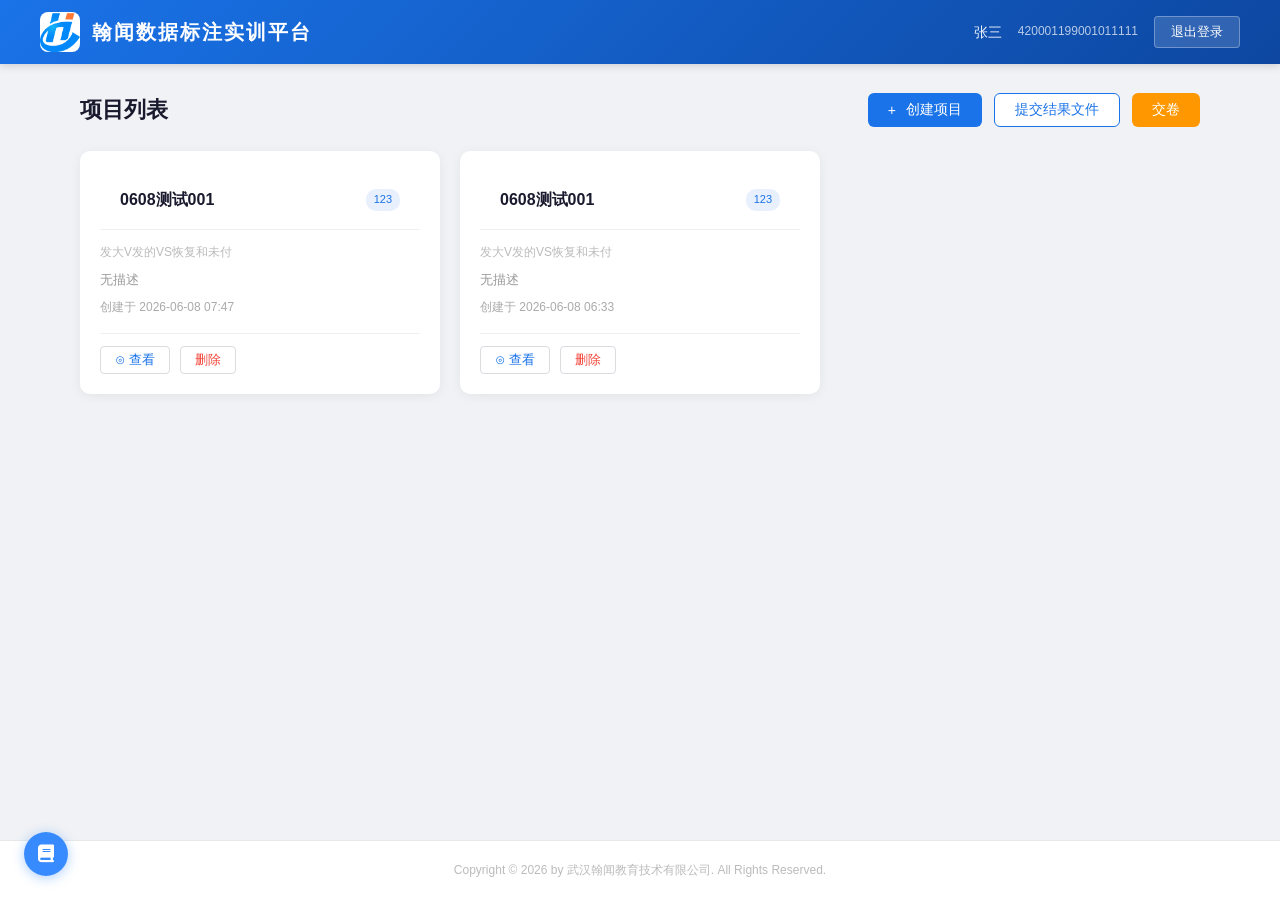
<file: student/exam.html>
<!DOCTYPE html>
<html lang="zh-CN">
<head>
    <meta charset="UTF-8" />
    <meta name="viewport" content="width=device-width, initial-scale=1.0" />
    <title>翰闻数据标注实训平台</title>
    <link rel="stylesheet" href="https://cdnjs.cloudflare.com/ajax/libs/font-awesome/6.5.1/css/all.min.css">
    <link rel="stylesheet" href="../shared/style.css">
    <style>
        * {
            margin: 0;
            padding: 0;
            box-sizing: border-box;
            font-family: "Microsoft YaHei", "微软雅黑", "PingFang SC", Arial, sans-serif;
        }

        body {
            background-color: #f0f2f5;
            min-height: 100vh;
            display: flex;
            flex-direction: column;
        }

        /* ===== 顶部导航栏 ===== */
        .header {
            background: linear-gradient(135deg, #1a73e8, #0d47a1);
            color: #fff;
            padding: 0 40px;
            height: 64px;
            display: flex;
            align-items: center;
            justify-content: space-between;
            box-shadow: 0 2px 8px rgba(0, 0, 0, 0.15);
            flex-shrink: 0;
        }

        .header .logo-area {
            display: flex;
            align-items: center;
            gap: 12px;
        }

        .header .logo-icon {
            width: 40px;
            height: 40px;
            background: rgb(255, 255, 255);
            border-radius: 8px;
            display: flex;
            align-items: center;
            justify-content: center;
            font-size: 20px;
            font-weight: bold;
        }

        .header .logo-text {
            font-size: 20px;
            font-weight: 600;
            letter-spacing: 2px;
        }

        .header .user-area {
            display: flex;
            align-items: center;
            gap: 16px;
            font-size: 14px;
        }

        .header .user-area .user-name {
            opacity: 0.95;
        }

        .header .user-area .user-id {
            opacity: 0.7;
            font-size: 12px;
        }

        .header .user-area .logout-btn {
            background: rgba(255, 255, 255, 0.15);
            border: 1px solid rgba(255, 255, 255, 0.3);
            color: #fff;
            padding: 6px 16px;
            border-radius: 4px;
            cursor: pointer;
            font-size: 13px;
            transition: background 0.2s;
        }

        .header .user-area .logout-btn:hover {
            background: rgba(255, 255, 255, 0.25);
        }

        /* ===== 主内容区域 ===== */
        .main-container {
            flex: 1;
            max-width: 1200px;
            width: 100%;
            margin: 0 auto;
            padding: 28px 40px;
        }

        /* 标题行 */
        .page-title-row {
            display: flex;
            align-items: center;
            justify-content: space-between;
            margin-bottom: 24px;
        }

        .page-title-row h1 {
            font-size: 22px;
            font-weight: 600;
            color: #1a1a2e;
        }

        .page-title-row .action-buttons {
            display: flex;
            gap: 12px;
        }

        .btn {
            padding: 8px 20px;
            border-radius: 6px;
            border: none;
            cursor: pointer;
            font-size: 14px;
            font-weight: 500;
            transition: all 0.2s;
        }

        .btn-primary {
            background: #1a73e8;
            color: #fff;
        }

        .btn-primary:hover {
            background: #1557b0;
        }

        .btn-primary .icon {
            margin-right: 4px;
        }

        .btn-outline {
            background: #fff;
            color: #1a73e8;
            border: 1px solid #1a73e8;
        }

        .btn-outline:hover {
            background: #e8f0fe;
        }

        .btn-warning {
            background: #ff9800;
            color: #fff;
        }

        .btn-warning:hover {
            background: #e68900;
        }

        .btn-danger {
            background: #f44336;
            color: #fff;
        }

        .btn-danger:hover {
            background: #d32f2f;
        }

        .btn-sm {
            padding: 4px 14px;
            font-size: 13px;
        }

        /* ===== 项目卡片列表 ===== */
        .project-list {
            display: grid;
            grid-template-columns: repeat(auto-fill, minmax(340px, 1fr));
            gap: 20px;
        }

        .project-card {
            background: #fff;
            border-radius: 10px;
            box-shadow: 0 2px 12px rgba(0, 0, 0, 0.06);
            padding: 20px;
            transition: box-shadow 0.2s, transform 0.2s;
            display: flex;
            flex-direction: column;
        }

        .project-card:hover {
            box-shadow: 0 4px 20px rgba(0, 0, 0, 0.10);
            transform: translateY(-2px);
        }

        .project-card .card-header {
            display: flex;
            align-items: center;
            justify-content: space-between;
            margin-bottom: 12px;
        }

        .project-card .card-header .project-name {
            font-size: 16px;
            font-weight: 600;
            color: #1a1a2e;
        }

        .project-card .card-header .project-badge {
            font-size: 11px;
            background: #e8f0fe;
            color: #1a73e8;
            padding: 2px 8px;
            border-radius: 10px;
        }

        .project-card .card-desc {
            font-size: 13px;
            color: #999;
            margin-bottom: 8px;
            line-height: 1.5;
            min-height: 20px;
        }

        .project-card .card-desc .garbled {
            color: #bbb;
            font-size: 12px;
        }

        .project-card .card-date {
            font-size: 12px;
            color: #aaa;
            margin-bottom: 16px;
        }

        .project-card .card-actions {
            display: flex;
            gap: 10px;
            margin-top: auto;
            padding-top: 12px;
            border-top: 1px solid #f0f0f0;
        }

        .project-card .card-actions .btn-outline-sm {
            background: transparent;
            color: #1a73e8;
            border: 1px solid #dadce0;
            padding: 4px 14px;
            border-radius: 4px;
            cursor: pointer;
            font-size: 13px;
            transition: all 0.2s;
        }

        .project-card .card-actions .btn-outline-sm:hover {
            background: #e8f0fe;
            border-color: #1a73e8;
        }

        .project-card .card-actions .btn-outline-danger-sm {
            background: transparent;
            color: #f44336;
            border: 1px solid #dadce0;
            padding: 4px 14px;
            border-radius: 4px;
            cursor: pointer;
            font-size: 13px;
            transition: all 0.2s;
        }

        .project-card .card-actions .btn-outline-danger-sm:hover {
            background: #fdecea;
            border-color: #f44336;
        }

        .project-icon-text {
            display: inline-flex;
            align-items: center;
            gap: 4px;
        }

        /* ===== 底部版权 ===== */
        .footer {
            text-align: center;
            padding: 20px 40px;
            font-size: 12px;
            color: #bbb;
            border-top: 1px solid #e8e8e8;
            background: #fff;
            flex-shrink: 0;
        }

        /* ===== 响应式 ===== */
        /* ===== 模态弹窗 ===== */
        .modal-overlay {
            display: none;
            position: fixed;
            top: 0; left: 0; right: 0; bottom: 0;
            background: rgba(0, 0, 0, 0.45);
            z-index: 1000;
            justify-content: center;
            align-items: center;
        }

        .modal-overlay.active {
            display: flex;
        }

        .modal-box {
            background: #fff;
            border-radius: 12px;
            width: 560px;
            max-width: 92vw;
            max-height: 85vh;
            display: flex;
            flex-direction: column;
            box-shadow: 0 12px 40px rgba(0, 0, 0, 0.2);
            animation: modalIn 0.2s ease;
        }

        @keyframes modalIn {
            from { opacity: 0; transform: translateY(-30px) scale(0.96); }
            to   { opacity: 1; transform: translateY(0) scale(1); }
        }

        .modal-header {
            display: flex;
            align-items: center;
            justify-content: space-between;
            padding: 20px 24px 0;
        }

        .modal-header h2 {
            font-size: 18px;
            font-weight: 600;
            color: #1a1a2e;
        }

        .modal-header .close-btn {
            background: none;
            border: none;
            font-size: 22px;
            color: #999;
            cursor: pointer;
            padding: 0 4px;
            line-height: 1;
            transition: color 0.2s;
        }

        .modal-header .close-btn:hover {
            color: #333;
        }

        .modal-body {
            padding: 20px 24px 24px;
            overflow-y: auto;
            flex: 1;
        }

        .modal-tip {
            background: #e8f0fe;
            color: #1a73e8;
            font-size: 13px;
            padding: 10px 14px;
            border-radius: 6px;
            margin-bottom: 18px;
            line-height: 1.5;
        }

        .modal-tip i {
            margin-right: 6px;
        }

        /* 上传区域 */
        .upload-zone {
            border: 2px dashed #d0d5dd;
            border-radius: 10px;
            padding: 36px 20px;
            text-align: center;
            cursor: pointer;
            transition: all 0.25s;
            background: #fafbfc;
            position: relative;
        }

        .upload-zone:hover {
            border-color: #1a73e8;
            background: #f0f6ff;
        }

        .upload-zone.dragover {
            border-color: #1a73e8;
            background: #e8f0fe;
            transform: scale(1.01);
        }

        .upload-zone .upload-icon {
            font-size: 40px;
            color: #1a73e8;
            margin-bottom: 12px;
        }

        .upload-zone .upload-text {
            font-size: 15px;
            color: #333;
            font-weight: 500;
        }

        .upload-zone .upload-hint {
            font-size: 13px;
            color: #aaa;
            margin-top: 6px;
        }

        .upload-zone input[type="file"] {
            display: none;
        }

        /* 已上传文件列表 */
        .uploaded-section {
            margin-top: 20px;
        }

        .uploaded-section .section-title {
            font-size: 14px;
            font-weight: 600;
            color: #333;
            margin-bottom: 10px;
            display: flex;
            align-items: center;
            gap: 6px;
        }

        .uploaded-list {
            list-style: none;
            padding: 0;
            margin: 0;
        }

        .uploaded-list li {
            display: flex;
            align-items: center;
            justify-content: space-between;
            padding: 10px 14px;
            border: 1px solid #e8e8e8;
            border-radius: 8px;
            margin-bottom: 8px;
            background: #f9f9fb;
            transition: background 0.2s;
        }

        .uploaded-list li:hover {
            background: #f0f2f5;
        }

        .uploaded-list li .file-info {
            display: flex;
            flex-direction: column;
            gap: 2px;
            min-width: 0;
        }

        .uploaded-list li .file-info .file-name {
            font-size: 13px;
            font-weight: 500;
            color: #333;
            word-break: break-all;
        }

        .uploaded-list li .file-info .file-time {
            font-size: 12px;
            color: #aaa;
        }

        .uploaded-list li .file-actions {
            display: flex;
            gap: 8px;
            flex-shrink: 0;
            margin-left: 12px;
        }

        .uploaded-list li .file-actions button {
            background: none;
            border: none;
            cursor: pointer;
            font-size: 13px;
            padding: 4px 8px;
            border-radius: 4px;
            transition: all 0.2s;
        }

        .uploaded-list li .file-actions .btn-view {
            color: #1a73e8;
        }

        .uploaded-list li .file-actions .btn-view:hover {
            background: #e8f0fe;
        }

        .uploaded-list li .file-actions .btn-delete {
            color: #f44336;
        }

        .uploaded-list li .file-actions .btn-delete:hover {
            background: #fdecea;
        }

        .empty-upload-hint {
            text-align: center;
            color: #ccc;
            font-size: 13px;
            padding: 14px 0;
        }

        /* 单记录卡片 */
        .single-record-card {
            border: 1px solid #e8e8e8;
            border-radius: 10px;
            padding: 14px 16px;
            background: #f9f9fb;
            display: flex;
            align-items: center;
            justify-content: space-between;
            gap: 12px;
        }

        .single-record-card .record-info {
            display: flex;
            flex-direction: column;
            gap: 3px;
            min-width: 0;
            flex: 1;
        }

        .single-record-card .record-info .record-name {
            font-size: 14px;
            font-weight: 600;
            color: #333;
            word-break: break-all;
            display: flex;
            align-items: center;
            gap: 6px;
        }

        .single-record-card .record-info .record-meta {
            font-size: 12px;
            color: #aaa;
            display: flex;
            align-items: center;
            gap: 16px;
        }

        .single-record-card .record-actions {
            display: flex;
            gap: 8px;
            flex-shrink: 0;
        }

        .single-record-card .record-actions button {
            background: none;
            border: none;
            cursor: pointer;
            font-size: 13px;
            padding: 6px 12px;
            border-radius: 6px;
            transition: all 0.2s;
        }

        .single-record-card .record-actions .btn-view {
            color: #1a73e8;
            border: 1px solid #d0d5dd;
        }

        .single-record-card .record-actions .btn-view:hover {
            background: #e8f0fe;
            border-color: #1a73e8;
        }

        .single-record-card .record-actions .btn-reupload {
            color: #f44336;
            border: 1px solid #d0d5dd;
        }

        .single-record-card .record-actions .btn-reupload:hover {
            background: #fdecea;
            border-color: #f44336;
        }

        .modal-footer {
            padding: 0 24px 20px;
            display: flex;
            justify-content: flex-end;
            gap: 10px;
        }

        .modal-footer .btn {
            min-width: 80px;
        }

        .modal-footer .btn:disabled {
            opacity: 0.45;
            cursor: not-allowed;
            background: #bbb;
        }

        .modal-footer .btn.btn-primary:disabled {
            background: #90b4e0;
        }

        .submit-confirm-row {
            display: flex;
            align-items: center;
            gap: 8px;
            margin-top: 18px;
            padding: 12px 16px;
            background: #fff3e0;
            border-radius: 8px;
            border: 1px solid #ffe0b2;
        }

        .submit-confirm-row input[type="checkbox"] {
            width: 16px;
            height: 16px;
            accent-color: #ff9800;
            cursor: pointer;
            flex-shrink: 0;
        }

        .submit-confirm-row label {
            font-size: 13px;
            color: #e65100;
            cursor: pointer;
            user-select: none;
            line-height: 1.4;
        }

        .submit-warning-icon {
            font-size: 48px;
            color: #ff9800;
            margin-bottom: 8px;
        }

        .submit-warning-text {
            text-align: center;
            font-size: 15px;
            color: #333;
            line-height: 1.7;
            padding: 4px 0 8px;
        }

        @media (max-width: 600px) {
            .modal-box {
                width: 100vw;
                max-width: 100vw;
                max-height: 100vh;
                border-radius: 0;
            }
        }

        /* ===== 响应式 ===== */
        @media (max-width: 768px) {
            .header {
                padding: 0 20px;
            }
            .main-container {
                padding: 20px;
            }
            .page-title-row {
                flex-direction: column;
                align-items: flex-start;
                gap: 12px;
            }
            .page-title-row .action-buttons {
                flex-wrap: wrap;
            }
            .project-list {
                grid-template-columns: 1fr;
            }
            .header .user-area .user-id {
                display: none;
            }
        }

        @media (max-width: 480px) {
            .header .logo-text {
                font-size: 16px;
            }
            .header .user-area {
                gap: 8px;
            }
        }
    </style>
</head>
<body>

    <!-- ===== 顶部导航栏 ===== -->
    <header class="header">
        <div class="logo-area">
            <!-- <div class="logo-icon">翰</div> -->
            <img src="../image/logo.png" alt="Logo" class="logo-icon" />
            <span class="logo-text">翰闻数据标注实训平台</span>
        </div>
        <div class="user-area">
            <span class="user-name">张三</span>
            <span class="user-id">420001199001011111</span>
            <button class="logout-btn">退出登录</button>
        </div>
    </header>

    <!-- ===== 主内容区域 ===== -->
    <div class="main-container">

        <!-- 标题行 -->
        <div class="page-title-row">
            <h1>项目列表</h1>
            <div class="action-buttons">
                <button class="btn btn-primary">
                    <span class="icon">+</span> 创建项目
                </button>
                <button class="btn btn-outline" onclick="openUploadModal()">提交结果文件</button>
                <button class="btn btn-warning" onclick="openSubmitModal()">交卷</button>
            </div>
        </div>

        <!-- 项目卡片列表 -->
        <div class="project-list">

            <!-- 卡片 1 -->
            <div class="project-card">
                <div class="card-header">
                    <span class="project-name">0608测试001</span>
                    <span class="project-badge">123</span>
                </div>
                <div class="card-desc">
                    <span class="garbled">发大V发的VS恢复和未付</span>
                </div>
                <div class="card-desc">无描述</div>
                <div class="card-date">创建于 2026-06-08 07:47</div>
                <div class="card-actions">
                    <button class="btn-outline-sm">⊙ 查看</button>
                    <button class="btn-outline-danger-sm">删除</button>
                </div>
            </div>

            <!-- 卡片 2 -->
            <div class="project-card">
                <div class="card-header">
                    <span class="project-name">0608测试001</span>
                    <span class="project-badge">123</span>
                </div>
                <div class="card-desc">
                    <span class="garbled">发大V发的VS恢复和未付</span>
                </div>
                <div class="card-desc">无描述</div>
                <div class="card-date">创建于 2026-06-08 06:33</div>
                <div class="card-actions">
                    <button class="btn-outline-sm">⊙ 查看</button>
                    <button class="btn-outline-danger-sm">删除</button>
                </div>
            </div>

        </div>
    </div>

    <!-- ===== 提交结果文件弹窗 ===== -->
    <div class="modal-overlay" id="uploadModal">
        <div class="modal-box">
            <div class="modal-header">
                <h2><i class="fas fa-upload" style="margin-right:6px;color:#1a73e8;"></i>提交结果文件</h2>
                <button class="close-btn" onclick="closeUploadModal()">&times;</button>
            </div>
            <div class="modal-body">
                <div class="modal-tip">
                    <i class="fas fa-info-circle"></i>
                    请按照考试文件要求，上传桌面结果文件夹。
                </div>

                <!-- 上传区域 -->
                <div class="upload-zone" id="uploadZone">
                    <div class="upload-icon"><i class="fas fa-cloud-upload-alt"></i></div>
                    <div class="upload-text">点击选择文件夹，或拖拽文件夹至此区域</div>
                    <div class="upload-hint">支持上传整个结果文件夹</div>
                    <input type="file" id="fileInput" webkitdirectory multiple />
                </div>

                <!-- 单文件已上传信息（上传后显示） -->
                <div class="uploaded-section" id="uploadedSection" style="display:none;">
                    <div class="section-title">
                        <i class="fas fa-folder-open" style="color:#1a73e8;"></i> 已上传文件夹
                    </div>
                    <div class="single-record-card" id="singleRecordCard"></div>
                </div>

                <!-- 已上传文件列表 -->
                <div class="uploaded-section" id="uploadedSection" style="display:none;">
                    <div class="section-title">
                        <i class="fas fa-history" style="color:#1a73e8;"></i> 已上传记录
                    </div>
                    <ul class="uploaded-list" id="uploadedList"></ul>
                </div>
            </div>
            <div class="modal-footer">
                <button class="btn btn-outline" onclick="closeUploadModal()">取消</button>
                <button class="btn btn-primary" onclick="confirmUpload()">确认提交</button>
            </div>
        </div>
    </div>

    <!-- ===== 交卷确认弹窗 ===== -->
    <div class="modal-overlay" id="submitModal">
        <div class="modal-box">
            <div class="modal-header">
                <h2><i class="fas fa-paper-plane" style="margin-right:6px;color:#ff9800;"></i>交卷确认</h2>
                <button class="close-btn" onclick="closeSubmitModal()">&times;</button>
            </div>
            <div class="modal-body">
                <div style="text-align:center;">
                    <div class="submit-warning-icon">
                        <i class="fas fa-exclamation-triangle"></i>
                    </div>
                    <div class="submit-warning-text">
                        系统检测到当前暂未提交考试结果文件，交卷后将无法再进行考试操作，请确认！
                    </div>
                </div>
                <div class="submit-confirm-row">
                    <input type="checkbox" id="submitConfirmCheck" onchange="toggleSubmitBtn()" />
                    <label for="submitConfirmCheck">我已确认，确实要交卷</label>
                </div>
            </div>
            <div class="modal-footer">
                <button class="btn btn-outline" onclick="closeSubmitModal()">取消</button>
                <button class="btn btn-warning" id="submitConfirmBtn" disabled onclick="doSubmit()">确认交卷</button>
            </div>
        </div>
    </div>

    <!-- ===== 版权信息 ===== -->
    <footer class="footer">
        Copyright &copy; 2026 by 武汉翰闻教育技术有限公司. All Rights Reserved.
    </footer>
     <script>
    const REQUIREMENT_TEXT = `考生端 - 考试页面

    需求说明：
    1、登录判断：考生账号密码校验、考试时间段校验、考生考试状态校验。考生登录后，页面右上角显示考生姓名与身份证号、考试剩余时间（分钟）、退出按钮。
    2、根据计划管理员设置的是否允许考生创建项目，关联展示创建项目按钮。
    3、新增提交结果文件，允许考生直接上传结果文件夹，可多次上传，记录最后一次上传时间和文件。
    4、新增交卷按钮，点击交卷后，系统提示提交成功，并自动退出登录。若考生再次登录，需提示本场考试已交卷。
    5、若考生退出登录后，只要考生状态未结束，可以继续进行考试。
    6、注意：考生强制收卷时间不受考试计划的结束时间控制，例如考试时间段是8-9点，考生在8：20分进来，考试时间为60分钟，则系统对该考生的强制收卷时间应为9：20.
    `;
    </script>

    <script>
    // ===== 提交结果文件弹窗逻辑（单文件模式） =====
    let uploadRecord = loadRecord();

    function loadRecord() {
        try {
            const data = localStorage.getItem('exam_upload_record');
            return data ? JSON.parse(data) : null;
        } catch {
            return null;
        }
    }

    function saveRecord() {
        if (uploadRecord) {
            localStorage.setItem('exam_upload_record', JSON.stringify(uploadRecord));
        } else {
            localStorage.removeItem('exam_upload_record');
        }
    }

    function formatTime(date) {
        const d = new Date(date);
        const pad = n => String(n).padStart(2, '0');
        return `${d.getFullYear()}-${pad(d.getMonth()+1)}-${pad(d.getDate())} ${pad(d.getHours())}:${pad(d.getMinutes())}:${pad(d.getSeconds())}`;
    }

    // 打开弹窗
    function openUploadModal() {
        document.getElementById('uploadModal').classList.add('active');
        renderSingleRecord();
    }

    // 关闭弹窗
    function closeUploadModal() {
        document.getElementById('uploadModal').classList.remove('active');
        document.getElementById('fileInput').value = '';
        document.getElementById('uploadZone').classList.remove('dragover');
    }

    // 点击弹窗遮罩层关闭
    document.getElementById('uploadModal').addEventListener('click', function(e) {
        if (e.target === this) closeUploadModal();
    });

    // ===== 上传文件处理 =====
    const fileInput = document.getElementById('fileInput');
    const uploadZone = document.getElementById('uploadZone');

    // 点击上传区域触发文件选择
    uploadZone.addEventListener('click', function(e) {
        if (e.target.tagName !== 'INPUT') {
            fileInput.click();
        }
    });

    // 拖拽上传
    uploadZone.addEventListener('dragover', function(e) {
        e.preventDefault();
        this.classList.add('dragover');
    });

    uploadZone.addEventListener('dragleave', function(e) {
        e.preventDefault();
        this.classList.remove('dragover');
    });

    uploadZone.addEventListener('drop', function(e) {
        e.preventDefault();
        this.classList.remove('dragover');
        const files = e.dataTransfer.files;
        if (files.length > 0) {
            handleFiles(files);
        }
    });

    // 文件选择回调
    fileInput.addEventListener('change', function() {
        if (this.files.length > 0) {
            handleFiles(this.files);
        }
    });

    function handleFiles(files) {
        const folderName = getFolderName(files);
        const fileNames = Array.from(files).map(f => f.webkitRelativePath || f.name);
        const now = new Date().toISOString();

        uploadRecord = {
            id: Date.now(),
            folderName: folderName,
            files: fileNames,
            fileCount: files.length,
            uploadTime: now,
            uploadTimeStr: formatTime(now)
        };

        saveRecord();
        renderSingleRecord();

        // 重置 input 以便再次选择相同文件夹
        fileInput.value = '';
    }

    function getFolderName(files) {
        for (const f of files) {
            const path = f.webkitRelativePath || f.name;
            const parts = path.split('/');
            if (parts.length > 1) return parts[0];
        }
        return files[0]?.name || '未知文件夹';
    }

    function escapeHtml(text) {
        const div = document.createElement('div');
        div.textContent = text;
        return div.innerHTML;
    }

    // ===== 渲染单条上传记录 =====
    function renderSingleRecord() {
        const section = document.getElementById('uploadedSection');
        const card = document.getElementById('singleRecordCard');

        if (!uploadRecord) {
            section.style.display = 'none';
            return;
        }

        section.style.display = 'block';

        // 预览文件列表（最多显示5个）
        const previewFiles = uploadRecord.files.slice(0, 5);
        const extraCount = uploadRecord.files.length - 5;

        card.innerHTML = `
            <div class="record-info">
                <span class="record-name">
                    <i class="fas fa-folder" style="color:#ff9800;"></i>
                    ${escapeHtml(uploadRecord.folderName)}
                </span>
                <span class="record-meta">
                    <span><i class="far fa-clock"></i> 上传时间：${uploadRecord.uploadTimeStr}</span>
                    <span><i class="far fa-file-alt"></i> ${uploadRecord.fileCount} 个文件</span>
                </span>
            </div>
            <div class="record-actions">
                <button class="btn-view" onclick="viewRecord()" title="查看文件列表">
                    <i class="fas fa-eye"></i> 查看
                </button>
                <button class="btn-reupload" onclick="reuploadRecord()" title="删除后重新上传">
                    <i class="fas fa-redo"></i> 重新上传
                </button>
            </div>
        `;
    }

    // 查看记录详情
    function viewRecord() {
        if (!uploadRecord) return;
        const fileList = uploadRecord.files.join('\n');
        alert(`文件夹：${uploadRecord.folderName}\n上传时间：${uploadRecord.uploadTimeStr}\n文件数量：${uploadRecord.fileCount} 个\n\n文件列表：\n${fileList}`);
    }

    // 重新上传（删除当前记录）
    function reuploadRecord() {
        if (!confirm('确定要重新上传吗？当前文件夹记录将被删除。')) return;
        uploadRecord = null;
        saveRecord();
        renderSingleRecord();
    }

    // 确认提交
    function confirmUpload() {
        if (!uploadRecord) {
            alert('请先上传结果文件夹！');
            return;
        }
        alert('结果文件提交成功！');
        closeUploadModal();
    }

    // ===== 交卷弹窗逻辑 =====
    function openSubmitModal() {
        document.getElementById('submitModal').classList.add('active');
        // 每次打开重置状态
        document.getElementById('submitConfirmCheck').checked = false;
        document.getElementById('submitConfirmBtn').disabled = true;
    }

    function closeSubmitModal() {
        document.getElementById('submitModal').classList.remove('active');
    }

    document.getElementById('submitModal').addEventListener('click', function(e) {
        if (e.target === this) closeSubmitModal();
    });

    function toggleSubmitBtn() {
        const checked = document.getElementById('submitConfirmCheck').checked;
        document.getElementById('submitConfirmBtn').disabled = !checked;
    }

    function doSubmit() {
        alert('提交成功！');
        // 自动退出登录（模拟）
        window.location.href = 'login.html';
    }
    </script>
    <script src="../shared/requirement.js"></script>

</body>
</html>
</file>
<file: shared/style.css>
/* ===== 全局公共样式 ===== */

* {
  margin: 0;
  padding: 0;
  box-sizing: border-box;
}

body {
  font-family: -apple-system, BlinkMacSystemFont, 'Segoe UI', Roboto, 'Helvetica Neue', Arial, 'Noto Sans SC', sans-serif;
  background-color: #f5f7fa;
  color: #555;
  line-height: 1.6;
}

/* 侧边栏 */
.sidebar {
  position: fixed;
  top: 0;
  left: 0;
  width: 240px;
  height: 100vh;
  background: linear-gradient(180deg, #001529 0%, #002140 100%);
  color: #fff;
  z-index: 1000;
  overflow-y: auto;
  transition: width 0.3s;
}

.sidebar::-webkit-scrollbar {
  width: 4px;
}

.sidebar::-webkit-scrollbar-thumb {
  background: rgba(255,255,255,0.15);
  border-radius: 2px;
}

.sidebar-logo {
  height: 60px;
  display: flex;
  align-items: center;
  padding: 0 20px;
  border-bottom: 1px solid rgba(255,255,255,0.08);
  gap: 10px;
}

.sidebar-logo .logo-icon {
  width: 32px;
  height: 32px;
  background: linear-gradient(135deg, #1677ff, #4096ff);
  border-radius: 6px;
  display: flex;
  align-items: center;
  justify-content: center;
  font-size: 18px;
  color: #fff;
  flex-shrink: 0;
}

.sidebar-logo .logo-text {
  font-size: 16px;
  font-weight: 600;
  color: #fff;
  white-space: nowrap;
}

.sidebar-menu {
  padding: 12px 0;
}

.menu-section {
  padding: 8px 20px 4px;
  font-size: 11px;
  text-transform: uppercase;
  color: rgba(255,255,255,0.35);
  letter-spacing: 1px;
  font-weight: 600;
}

.menu-item {
  display: flex;
  align-items: center;
  padding: 10px 20px;
  margin: 2px 8px;
  border-radius: 6px;
  cursor: pointer;
  transition: all 0.2s;
  color: rgba(255,255,255,0.65);
  text-decoration: none;
  gap: 10px;
  font-size: 14px;
}

.menu-item i {
  width: 18px;
  text-align: center;
  font-size: 16px;
  flex-shrink: 0;
}

.menu-item:hover {
  background: rgba(255,255,255,0.08);
  color: #fff;
}

.menu-item.active {
  background: #1677ff;
  color: #fff;
  box-shadow: 0 2px 8px rgba(22,119,255,0.35);
}

/* 顶部导航 */
.topbar {
  position: fixed;
  top: 0;
  left: 240px;
  right: 0;
  height: 60px;
  background: #fff;
  border-bottom: 1px solid #e8e8e8;
  display: flex;
  align-items: center;
  justify-content: space-between;
  padding: 0 24px;
  z-index: 999;
}

.topbar-left {
  display: flex;
  align-items: center;
  gap: 12px;
}

.topbar-left .breadcrumb {
  color: #888;
  font-size: 13px;
}

.topbar-left .breadcrumb span {
  color: #222;
  font-weight: 500;
}

.topbar-right {
  display: flex;
  align-items: center;
  gap: 16px;
}

.topbar-right .notification-btn {
  width: 36px;
  height: 36px;
  border-radius: 50%;
  border: none;
  background: #f5f7fa;
  color: #555;
  cursor: pointer;
  display: flex;
  align-items: center;
  justify-content: center;
  transition: all 0.2s;
  position: relative;
}

.topbar-right .notification-btn:hover {
  background: #e8e8e8;
}

.notification-dot {
  position: absolute;
  top: 6px;
  right: 6px;
  width: 8px;
  height: 8px;
  background: #f5222d;
  border-radius: 50%;
  border: 2px solid #fff;
}

.topbar-user {
  display: flex;
  align-items: center;
  gap: 8px;
  cursor: pointer;
  padding: 4px 8px;
  border-radius: 6px;
  transition: background 0.2s;
}

.topbar-user:hover {
  background: #f5f7fa;
}

.topbar-user .avatar {
  width: 32px;
  height: 32px;
  border-radius: 50%;
  background: linear-gradient(135deg, #1677ff, #4096ff);
  display: flex;
  align-items: center;
  justify-content: center;
  color: #fff;
  font-size: 14px;
  font-weight: 500;
}

.topbar-user .user-name {
  font-size: 13px;
  color: #555;
  font-weight: 500;
}

/* 用户下拉菜单 */
.topbar-right {
  position: relative;
}

.user-dropdown {
  position: absolute;
  top: 52px;
  right: 0;
  width: 220px;
  background: #fff;
  border-radius: 10px;
  box-shadow: 0 8px 24px rgba(0,0,0,0.12);
  border: 1px solid #e8e8e8;
  z-index: 2000;
  opacity: 0;
  visibility: hidden;
  transform: translateY(-8px);
  transition: all 0.2s ease;
}

.user-dropdown.show {
  opacity: 1;
  visibility: visible;
  transform: translateY(0);
}

.user-dropdown .dropdown-header {
  padding: 16px 16px 12px;
  display: flex;
  align-items: center;
  gap: 12px;
}

.user-dropdown .dropdown-header .dropdown-avatar {
  width: 40px;
  height: 40px;
  border-radius: 50%;
  background: linear-gradient(135deg, #1677ff, #4096ff);
  display: flex;
  align-items: center;
  justify-content: center;
  color: #fff;
  font-size: 16px;
  font-weight: 500;
  flex-shrink: 0;
}

.user-dropdown .dropdown-header .dropdown-user-info {
  flex: 1;
  min-width: 0;
}

.user-dropdown .dropdown-header .dropdown-user-name {
  font-size: 14px;
  font-weight: 600;
  color: #222;
}

.user-dropdown .dropdown-header .dropdown-user-role {
  font-size: 12px;
  color: #888;
  margin-top: 2px;
}

.user-dropdown .dropdown-divider {
  height: 1px;
  background: #f0f0f0;
  margin: 0;
}

.user-dropdown .dropdown-item {
  display: flex;
  align-items: center;
  gap: 10px;
  padding: 10px 16px;
  font-size: 13px;
  color: #555;
  text-decoration: none;
  transition: background 0.15s;
  cursor: pointer;
}

.user-dropdown .dropdown-item i {
  width: 16px;
  text-align: center;
  font-size: 14px;
  color: #888;
}

.user-dropdown .dropdown-item:hover {
  background: #f5f7fa;
  color: #222;
}

.user-dropdown .dropdown-item:hover i {
  color: #1677ff;
}

.user-dropdown .dropdown-item-danger {
  color: #f5222d;
}

.user-dropdown .dropdown-item-danger i {
  color: #f5222d;
}

.user-dropdown .dropdown-item-danger:hover {
  background: #fff1f0;
  color: #f5222d;
}

.user-dropdown .dropdown-item-danger:hover i {
  color: #f5222d;
}

@keyframes slideIn {
  from { opacity: 0; transform: translateX(20px); }
  to { opacity: 1; transform: translateX(0); }
}

/* 主内容区 */
.main-content {
  margin-left: 240px;
  margin-top: 60px;
  padding: 24px;
  min-height: calc(100vh - 60px);
}

.page-header {
  margin-bottom: 24px;
}

.page-header h1 {
  font-size: 22px;
  color: #222;
  font-weight: 600;
  margin-bottom: 4px;
}

.page-header p {
  color: #888;
  font-size: 14px;
}

/* 统计卡片 */
.stat-card {
  background: #fff;
  border-radius: 10px;
  padding: 20px;
  box-shadow: 0 1px 3px rgba(0,0,0,0.04);
  transition: all 0.3s;
  border: 1px solid #f0f0f0;
  display: flex;
  align-items: center;
  gap: 16px;
}

.stat-card:hover {
  box-shadow: 0 4px 12px rgba(0,0,0,0.06);
  transform: translateY(-2px);
}

.stat-card .stat-icon {
  width: 44px;
  height: 44px;
  border-radius: 10px;
  display: flex;
  align-items: center;
  justify-content: center;
  font-size: 20px;
  flex-shrink: 0;
}

.stat-card .stat-label {
  font-size: 13px;
  color: #888;
  margin-bottom: 4px;
}

.stat-card .stat-value {
  font-size: 28px;
  font-weight: 700;
  color: #222;
}

.stat-card .stat-change {
  font-size: 12px;
  margin-top: 4px;
}

.stat-change.up { color: #f5222d; }
.stat-change.down { color: #52c41a; }

/* 卡片容器 */
.card {
  background: #fff;
  border-radius: 10px;
  box-shadow: 0 1px 3px rgba(0,0,0,0.04);
  border: 1px solid #f0f0f0;
}

.card-header {
  padding: 16px 20px;
  border-bottom: 1px solid #f0f0f0;
  display: flex;
  align-items: center;
  justify-content: space-between;
}

.card-header h3 {
  font-size: 15px;
  color: #222;
  font-weight: 600;
}

.card-body {
  padding: 20px;
}

/* 查询区 */
.filter-bar {
  background: #fff;
  border-radius: 10px;
  padding: 16px 20px;
  margin-bottom: 16px;
  box-shadow: 0 1px 3px rgba(0,0,0,0.04);
  border: 1px solid #f0f0f0;
  display: flex;
  flex-wrap: wrap;
  align-items: center;
  gap: 12px;
}

.filter-bar .filter-group {
  display: flex;
  align-items: center;
  gap: 8px;
}

.filter-bar label {
  font-size: 13px;
  color: #555;
  white-space: nowrap;
}

.filter-bar input,
.filter-bar select {
  height: 34px;
  border: 1px solid #e8e8e8;
  border-radius: 6px;
  padding: 0 10px;
  font-size: 13px;
  color: #333;
  background: #fff;
  outline: none;
  transition: border-color 0.2s;
  min-width: 150px;
}

.filter-bar input:focus,
.filter-bar select:focus {
  border-color: #1677ff;
  box-shadow: 0 0 0 2px rgba(22,119,255,0.1);
}

/* 工具栏 */
.toolbar {
  display: flex;
  justify-content: space-between;
  align-items: center;
  margin-bottom: 16px;
}

.toolbar-left {
  display: flex;
  gap: 8px;
}

.toolbar-right {
  display: flex;
  gap: 8px;
}

/* 按钮 */
.btn {
  display: inline-flex;
  align-items: center;
  gap: 6px;
  height: 34px;
  padding: 0 16px;
  border-radius: 6px;
  font-size: 13px;
  font-weight: 500;
  border: 1px solid transparent;
  cursor: pointer;
  transition: all 0.2s;
  text-decoration: none;
  white-space: nowrap;
}

.btn-primary {
  background: #1677ff;
  color: #fff;
  border-color: #1677ff;
}

.btn-primary:hover {
  background: #4096ff;
  border-color: #4096ff;
}

.btn-success {
  background: #52c41a;
  color: #fff;
  border-color: #52c41a;
}

.btn-success:hover {
  background: #73d13d;
  border-color: #73d13d;
}

.btn-danger {
  background: #f5222d;
  color: #fff;
  border-color: #f5222d;
}

.btn-danger:hover {
  background: #ff4d4f;
  border-color: #ff4d4f;
}

.btn-warning {
  background: #faad14;
  color: #fff;
  border-color: #faad14;
}

.btn-warning:hover {
  background: #ffc53d;
  border-color: #ffc53d;
}

.btn-outline {
  background: #fff;
  color: #555;
  border-color: #e8e8e8;
}

.btn-outline:hover {
  border-color: #1677ff;
  color: #1677ff;
}

.btn-text {
  background: none;
  color: #1677ff;
  border: none;
  padding: 0 8px;
  height: auto;
}

.btn-text:hover {
  color: #4096ff;
}

.btn-text.danger {
  color: #f5222d;
}

.btn-text.danger:hover {
  color: #ff4d4f;
}

.btn-sm {
  height: 28px;
  padding: 0 10px;
  font-size: 12px;
}

/* 表格 */
.table-wrapper {
  overflow-x: auto;
}

table {
  width: 100%;
  border-collapse: collapse;
}

table thead th {
  background: #fafafa;
  padding: 10px 12px;
  text-align: left;
  font-size: 12px;
  font-weight: 600;
  color: #888;
  text-transform: uppercase;
  letter-spacing: 0.5px;
  border-bottom: 2px solid #f0f0f0;
  white-space: nowrap;
}

table tbody td {
  padding: 12px;
  font-size: 13px;
  color: #555;
  border-bottom: 1px solid #f0f0f0;
}

table tbody tr:hover {
  background: #fafafa;
}

table tbody tr:last-child td {
  border-bottom: none;
}

/* 状态标签 */
.badge {
  display: inline-flex;
  align-items: center;
  padding: 2px 10px;
  border-radius: 12px;
  font-size: 12px;
  font-weight: 500;
  height: 24px;
}

.badge-blue {
  background: #e6f4ff;
  color: #1677ff;
}

.badge-green {
  background: #f6ffed;
  color: #52c41a;
}

.badge-orange {
  background: #fff7e6;
  color: #fa8c16;
}

.badge-red {
  background: #fff1f0;
  color: #f5222d;
}

.badge-gray {
  background: #f5f5f5;
  color: #999;
}

.badge-purple {
  background: #f9f0ff;
  color: #722ed1;
}

/* 分页 */
.pagination {
  display: flex;
  justify-content: space-between;
  align-items: center;
  padding: 16px 0 0;
}

.pagination-info {
  font-size: 13px;
  color: #888;
}

.pagination-controls {
  display: flex;
  align-items: center;
  gap: 4px;
}

.pagination-controls .page-btn {
  width: 32px;
  height: 32px;
  border-radius: 6px;
  border: 1px solid #e8e8e8;
  background: #fff;
  color: #555;
  cursor: pointer;
  display: flex;
  align-items: center;
  justify-content: center;
  font-size: 13px;
  transition: all 0.2s;
}

.pagination-controls .page-btn:hover {
  border-color: #1677ff;
  color: #1677ff;
}

.pagination-controls .page-btn.active {
  background: #1677ff;
  border-color: #1677ff;
  color: #fff;
}

.pagination-controls .page-btn:disabled {
  opacity: 0.4;
  cursor: not-allowed;
}

/* 模态框 */
.modal-overlay {
  position: fixed;
  top: 0;
  left: 0;
  width: 100%;
  height: 100%;
  background: rgba(0,0,0,0.45);
  z-index: 2000;
  display: none;
  align-items: center;
  justify-content: center;
}

.modal-overlay.show {
  display: flex;
}

.modal {
  background: #fff;
  border-radius: 12px;
  box-shadow: 0 8px 24px rgba(0,0,0,0.12);
  width: 100%;
  max-width: 520px;
  max-height: 90vh;
  overflow-y: auto;
  animation: modalIn 0.2s ease-out;
}

@keyframes modalIn {
  from { opacity: 0; transform: translateY(-20px) scale(0.95); }
  to { opacity: 1; transform: translateY(0) scale(1); }
}

.modal-lg {
  max-width: 720px;
}

.modal-header {
  padding: 16px 24px;
  border-bottom: 1px solid #f0f0f0;
  display: flex;
  justify-content: space-between;
  align-items: center;
}

.modal-header h3 {
  font-size: 16px;
  color: #222;
  font-weight: 600;
}

.modal-close {
  width: 32px;
  height: 32px;
  border-radius: 6px;
  border: none;
  background: none;
  color: #888;
  cursor: pointer;
  font-size: 18px;
  display: flex;
  align-items: center;
  justify-content: center;
  transition: all 0.2s;
}

.modal-close:hover {
  background: #f5f5f5;
  color: #222;
}

.modal-body {
  padding: 24px;
}

.modal-footer {
  padding: 16px 24px;
  border-top: 1px solid #f0f0f0;
  display: flex;
  justify-content: flex-end;
  gap: 8px;
}

/* 表单 */
.form-group {
  margin-bottom: 16px;
}

.form-group label {
  display: block;
  font-size: 13px;
  font-weight: 500;
  color: #333;
  margin-bottom: 6px;
}

.form-group label .required {
  color: #f5222d;
  margin-left: 2px;
}

.form-control {
  width: 100%;
  height: 38px;
  border: 1px solid #e8e8e8;
  border-radius: 6px;
  padding: 0 12px;
  font-size: 13px;
  color: #333;
  outline: none;
  transition: border-color 0.2s, box-shadow 0.2s;
}

.form-control:focus {
  border-color: #1677ff;
  box-shadow: 0 0 0 2px rgba(22,119,255,0.1);
}

textarea.form-control {
  height: auto;
  padding: 10px 12px;
  resize: vertical;
  min-height: 80px;
}

.form-group .help-text {
  font-size: 12px;
  color: #888;
  margin-top: 4px;
}

.form-row {
  display: grid;
  grid-template-columns: 1fr 1fr;
  gap: 16px;
}

/* Toggle 开关 */
.toggle {
  position: relative;
  width: 44px;
  height: 22px;
  background: #e8e8e8;
  border-radius: 11px;
  cursor: pointer;
  transition: background 0.2s;
  display: inline-block;
}

.toggle.on {
  background: #1677ff;
}

.toggle::after {
  content: '';
  position: absolute;
  top: 2px;
  left: 2px;
  width: 18px;
  height: 18px;
  background: #fff;
  border-radius: 50%;
  transition: transform 0.2s;
  box-shadow: 0 1px 3px rgba(0,0,0,0.15);
}

.toggle.on::after {
  transform: translateX(22px);
}

/* 抽屉 */
.drawer-overlay {
  position: fixed;
  top: 0;
  left: 0;
  width: 100%;
  height: 100%;
  background: rgba(0,0,0,0.45);
  z-index: 2000;
  display: none;
}

.drawer-overlay.show {
  display: block;
}

.drawer {
  position: fixed;
  top: 0;
  right: -480px;
  width: 480px;
  height: 100vh;
  background: #fff;
  box-shadow: -4px 0 12px rgba(0,0,0,0.08);
  z-index: 2001;
  transition: right 0.3s;
  display: flex;
  flex-direction: column;
}

.drawer.show {
  right: 0;
}

.drawer-header {
  padding: 16px 24px;
  border-bottom: 1px solid #f0f0f0;
  display: flex;
  justify-content: space-between;
  align-items: center;
  flex-shrink: 0;
}

.drawer-header h3 {
  font-size: 16px;
  color: #222;
  font-weight: 600;
}

.drawer-body {
  padding: 24px;
  flex: 1;
  overflow-y: auto;
}

.drawer-footer {
  padding: 16px 24px;
  border-top: 1px solid #f0f0f0;
  display: flex;
  justify-content: flex-end;
  gap: 8px;
  flex-shrink: 0;
}

/* Toast 提示 */
.toast {
  position: fixed;
  top: 80px;
  left: 50%;
  transform: translateX(-50%);
  padding: 12px 24px;
  border-radius: 8px;
  font-size: 14px;
  color: #fff;
  box-shadow: 0 4px 12px rgba(0,0,0,0.15);
  z-index: 3000;
  display: none;
  animation: toastIn 0.3s ease-out;
}

.toast.show {
  display: block;
}

.toast-success { background: #52c41a; }
.toast-error { background: #f5222d; }
.toast-warning { background: #faad14; }

@keyframes toastIn {
  from { opacity: 0; transform: translateX(-50%) translateY(-10px); }
  to { opacity: 1; transform: translateX(-50%) translateY(0); }
}

/* 空状态 */
.empty-state {
  text-align: center;
  padding: 48px 24px;
  color: #999;
}

.empty-state i {
  font-size: 48px;
  margin-bottom: 12px;
  color: #d9d9d9;
}

.empty-state p {
  font-size: 14px;
}

/* 登录页面 - 独立布局（无侧边栏） */
.login-page {
  min-height: 100vh;
  display: flex;
  background: #f5f7fa;
}

.login-left {
  flex: 1;
  background: linear-gradient(135deg, #001529 0%, #003a70 50%, #1677ff 100%);
  display: flex;
  flex-direction: column;
  justify-content: center;
  align-items: center;
  padding: 40px;
  color: #fff;
  position: relative;
  overflow: hidden;
}

.login-left::before {
  content: '';
  position: absolute;
  width: 400px;
  height: 400px;
  border-radius: 50%;
  background: rgba(255,255,255,0.03);
  top: -100px;
  right: -100px;
}

.login-left::after {
  content: '';
  position: absolute;
  width: 300px;
  height: 300px;
  border-radius: 50%;
  background: rgba(255,255,255,0.02);
  bottom: -50px;
  left: -50px;
}

.login-left .brand {
  text-align: center;
  position: relative;
  z-index: 1;
}

.login-left .brand h1 {
  font-size: 32px;
  font-weight: 700;
  margin-bottom: 8px;
}

.login-left .brand p {
  font-size: 16px;
  opacity: 0.7;
}

.login-right {
  width: 460px;
  display: flex;
  align-items: center;
  justify-content: center;
  padding: 40px;
}

.login-card {
  width: 100%;
  max-width: 380px;
}

.login-card .login-logo {
  text-align: center;
  margin-bottom: 32px;
}

.login-card .login-logo .logo-circle {
  width: 56px;
  height: 56px;
  background: linear-gradient(135deg, #1677ff, #4096ff);
  border-radius: 14px;
  display: flex;
  align-items: center;
  justify-content: center;
  margin: 0 auto 12px;
  font-size: 28px;
  color: #fff;
}

.login-card .login-logo h2 {
  font-size: 20px;
  color: #222;
  font-weight: 600;
}

.login-card .login-logo p {
  font-size: 13px;
  color: #888;
  margin-top: 4px;
}

/* 提示条 */
.alert {
  padding: 10px 14px;
  border-radius: 6px;
  font-size: 13px;
  display: flex;
  align-items: flex-start;
  gap: 8px;
  margin-bottom: 16px;
}

.alert i {
  margin-top: 1px;
  flex-shrink: 0;
}

.alert-warning {
  background: #fff7e6;
  border: 1px solid #ffd591;
  color: #d46b08;
}

.alert-info {
  background: #e6f4ff;
  border: 1px solid #91caff;
  color: #1677ff;
}

.alert-success {
  background: #f6ffed;
  border: 1px solid #b7eb8f;
  color: #389e0d;
}

.alert-error {
  background: #fff1f0;
  border: 1px solid #ffa39e;
  color: #cf1322;
}

/* 详情行 */
.detail-row {
  display: flex;
  padding: 8px 0;
  border-bottom: 1px solid #f5f5f5;
}

.detail-row:last-child {
  border-bottom: none;
}

.detail-label {
  width: 120px;
  flex-shrink: 0;
  font-size: 13px;
  color: #888;
}

.detail-value {
  flex: 1;
  font-size: 13px;
  color: #333;
}

/* 颜色工具 */
.text-primary { color: #1677ff; }
.text-success { color: #52c41a; }
.text-warning { color: #faad14; }
.text-danger { color: #f5222d; }
.text-muted { color: #888; }

.bg-primary-light { background: #e6f4ff; }
.bg-success-light { background: #f6ffed; }
.bg-warning-light { background: #fff7e6; }
.bg-danger-light { background: #fff1f0; }

/* 上传区 */
.upload-zone {
  border: 2px dashed #e8e8e8;
  border-radius: 8px;
  padding: 32px;
  text-align: center;
  cursor: pointer;
  transition: all 0.2s;
}

.upload-zone:hover {
  border-color: #1677ff;
  background: #fafafa;
}

.upload-zone i {
  font-size: 32px;
  color: #d9d9d9;
  margin-bottom: 8px;
}

.upload-zone p {
  font-size: 13px;
  color: #888;
}

/* steps */
.steps {
  display: flex;
  margin-bottom: 24px;
}

.step {
  flex: 1;
  text-align: center;
  position: relative;
}

.step .step-number {
  width: 32px;
  height: 32px;
  border-radius: 50%;
  background: #f0f0f0;
  color: #999;
  display: flex;
  align-items: center;
  justify-content: center;
  margin: 0 auto 6px;
  font-size: 14px;
  font-weight: 600;
  position: relative;
  z-index: 1;
}

.step.active .step-number {
  background: #1677ff;
  color: #fff;
}

.step.completed .step-number {
  background: #52c41a;
  color: #fff;
}

.step .step-label {
  font-size: 12px;
  color: #888;
}

.step.active .step-label {
  color: #1677ff;
  font-weight: 500;
}

.step::after {
  content: '';
  position: absolute;
  top: 16px;
  left: 50%;
  width: 100%;
  height: 2px;
  background: #f0f0f0;
  z-index: 0;
}

.step:last-child::after {
  display: none;
}

.step.completed::after {
  background: #52c41a;
}

/* 学生端布局 */
.portal-page {
  min-height: 100vh;
  background: #f5f7fa;
}

.portal-topbar {
  background: #fff;
  border-bottom: 1px solid #e8e8e8;
  padding: 0 32px;
  height: 64px;
  display: flex;
  align-items: center;
  justify-content: space-between;
}

.portal-topbar .brand {
  display: flex;
  align-items: center;
  gap: 10px;
}

.portal-topbar .brand .brand-icon {
  width: 36px;
  height: 36px;
  background: transparent;
  border-radius: 8px;
  display: flex;
  align-items: center;
  justify-content: center;
  color: #fff;
  font-size: 18px;
}

.portal-topbar .brand span {
  font-size: 16px;
  font-weight: 600;
  color: #222;
}

.portal-content {
  padding: 32px;
  max-width: 1200px;
  margin: 0 auto;
}

/* 响应式 */
/* ===== 需求说明按钮 ===== */
.requirement-btn {
  position: fixed;
  bottom: 24px;
  left: 24px;
  z-index: 9999;
  width: 44px;
  height: 44px;
  border-radius: 50%;
  background: rgba(22, 119, 255, 0.85);
  color: #fff;
  border: none;
  cursor: pointer;
  box-shadow: 0 2px 12px rgba(22, 119, 255, 0.35);
  display: flex;
  align-items: center;
  justify-content: center;
  font-size: 18px;
  transition: all 0.3s ease;
  backdrop-filter: blur(4px);
}
.requirement-btn:hover {
  background: rgba(22, 119, 255, 1);
  transform: scale(1.08);
  box-shadow: 0 4px 16px rgba(22, 119, 255, 0.5);
}
.requirement-btn .btn-tooltip {
  position: absolute;
  left: 52px;
  top: 50%;
  transform: translateY(-50%);
  background: rgba(0,0,0,0.75);
  color: #fff;
  padding: 4px 10px;
  border-radius: 4px;
  font-size: 12px;
  white-space: nowrap;
  opacity: 0;
  pointer-events: none;
  transition: opacity 0.2s;
}
.requirement-btn:hover .btn-tooltip {
  opacity: 1;
}

/* 需求卡片面板 */
.requirement-panel {
  position: fixed;
  bottom: 78px;
  left: 24px;
  z-index: 9998;
  width: 360px;
  max-height: 420px;
  background: #fff;
  border-radius: 12px;
  box-shadow: 0 8px 32px rgba(0,0,0,0.15);
  border: 1px solid #e8e8e8;
  display: none;
  flex-direction: column;
  overflow: hidden;
  animation: panelIn 0.25s ease-out;
}
.requirement-panel.open {
  display: flex;
}
@keyframes panelIn {
  from { opacity: 0; transform: translateY(12px) scale(0.96); }
  to { opacity: 1; transform: translateY(0) scale(1); }
}
.requirement-panel .panel-header {
  padding: 14px 18px;
  background: linear-gradient(135deg, #1677ff, #4096ff);
  color: #fff;
  font-size: 14px;
  font-weight: 600;
  display: flex;
  align-items: center;
  gap: 8px;
  flex-shrink: 0;
}
.requirement-panel .panel-header i {
  font-size: 16px;
}
.requirement-panel .panel-body {
  padding: 16px 18px;
  overflow-y: auto;
  flex: 1;
  font-size: 13px;
  line-height: 1.8;
  color: #444;
  white-space: pre-wrap;
}
.requirement-panel .panel-body::-webkit-scrollbar {
  width: 4px;
}
.requirement-panel .panel-body::-webkit-scrollbar-thumb {
  background: #d9d9d9;
  border-radius: 2px;
}

@media (max-width: 768px) {
  .sidebar { width: 60px; }
  .sidebar .logo-text,
  .sidebar .menu-item span,
  .sidebar .menu-section { display: none; }
  .menu-item { justify-content: center; padding: 10px; }
  .topbar { left: 60px; }
  .main-content { margin-left: 60px; padding: 16px; }
  .login-right { width: 100%; }
  .form-row { grid-template-columns: 1fr; }
}
</file>
